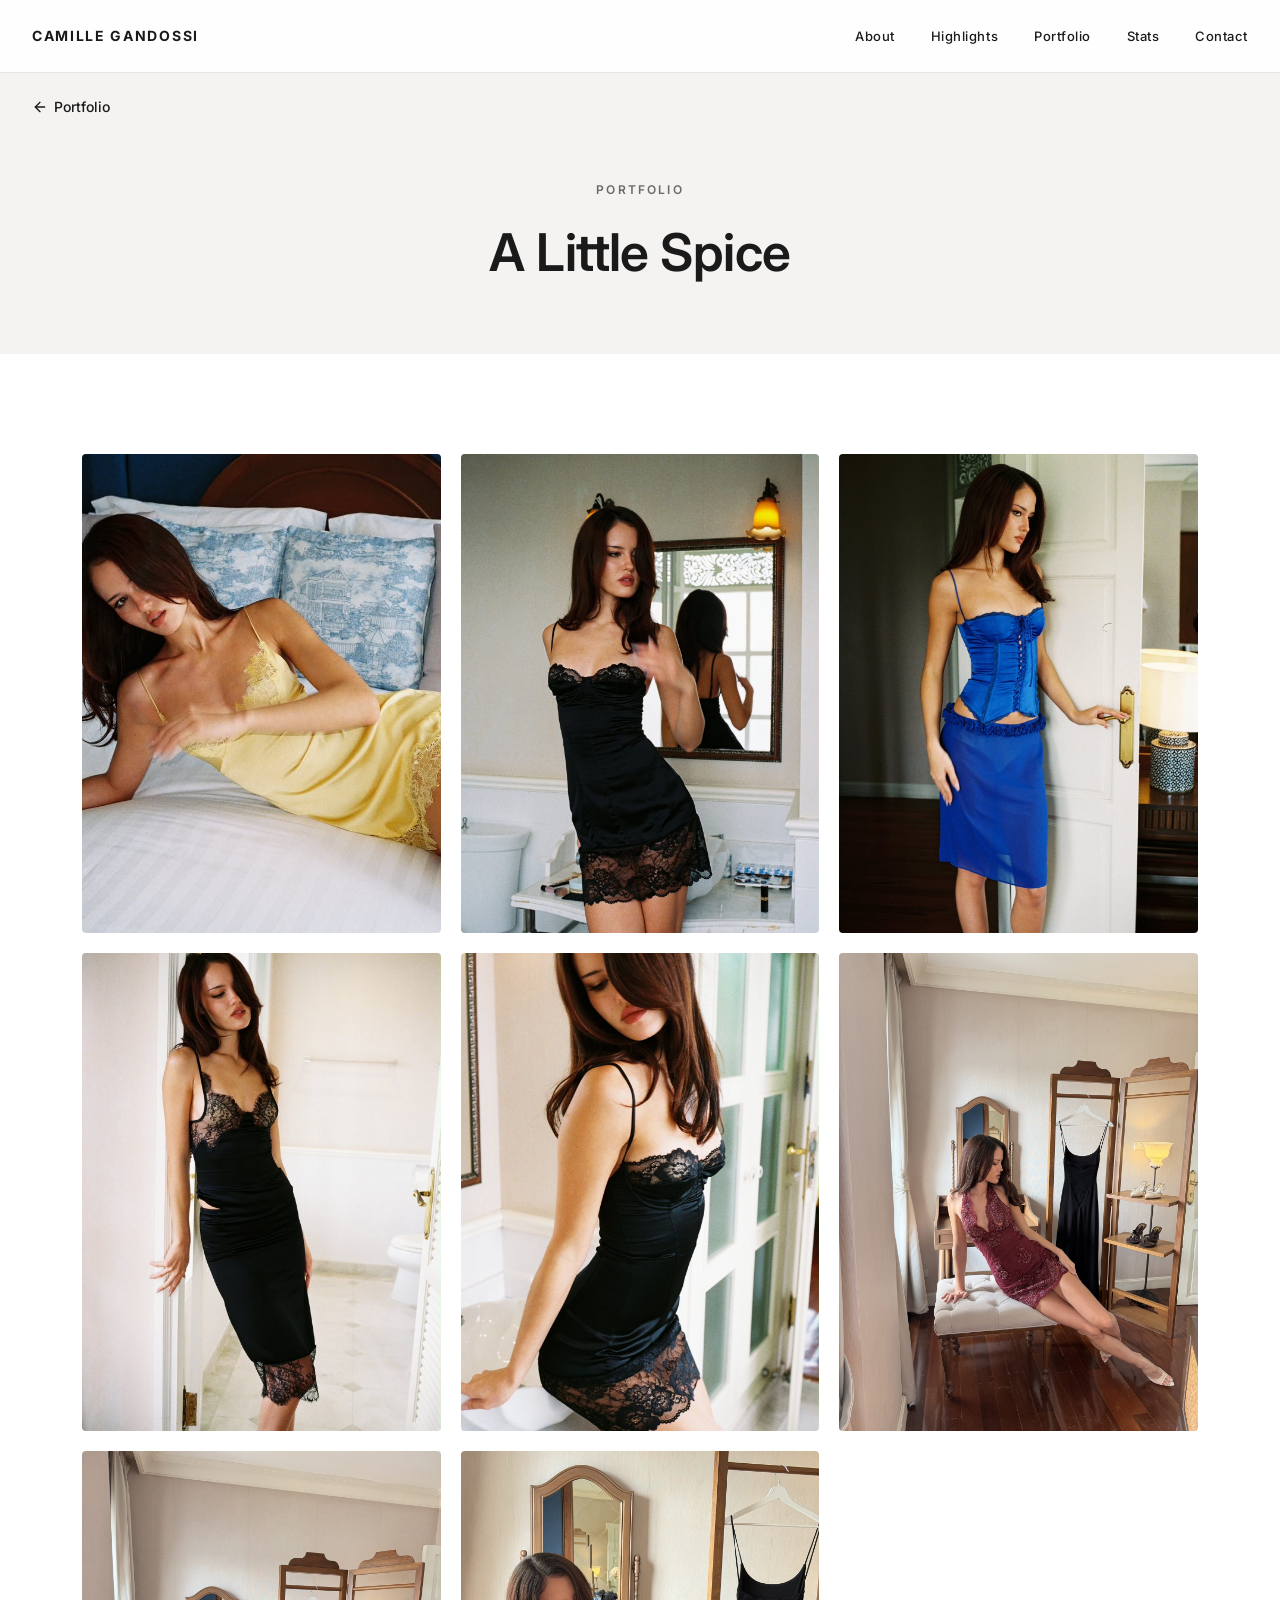
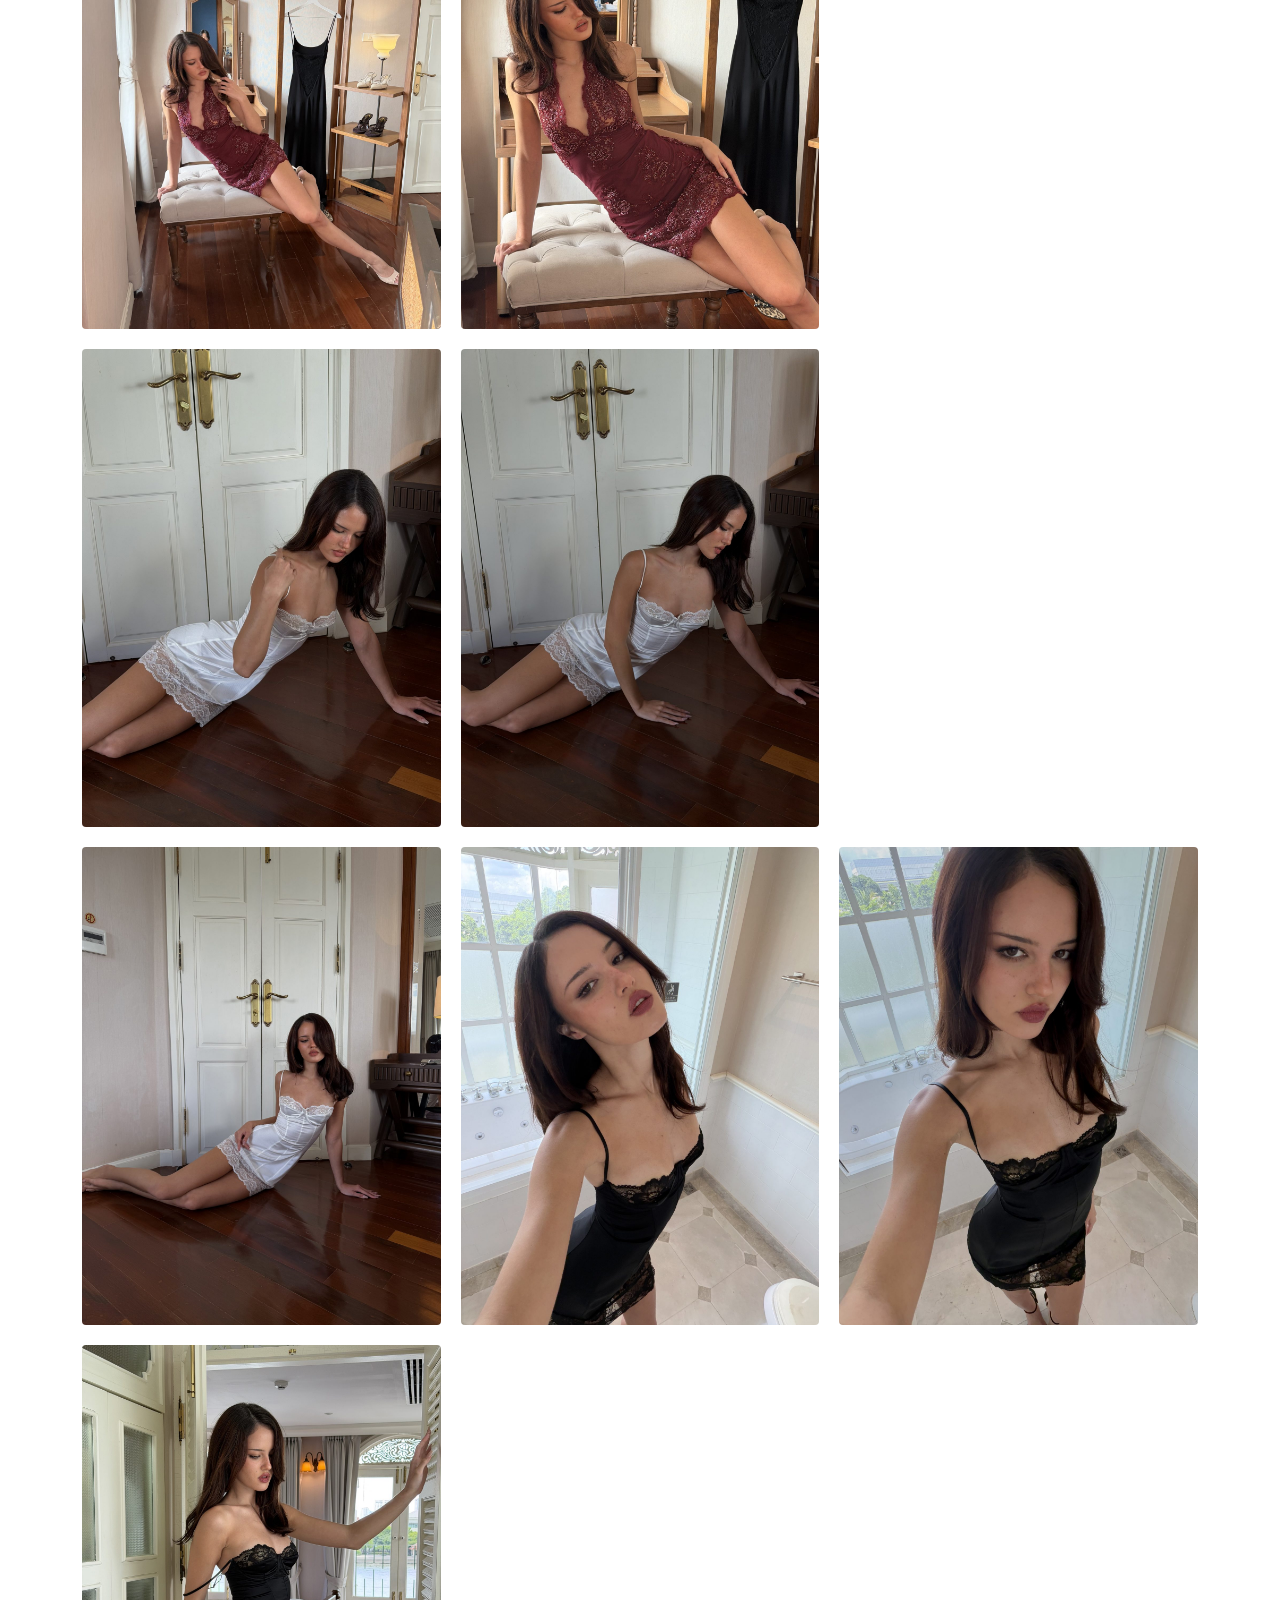
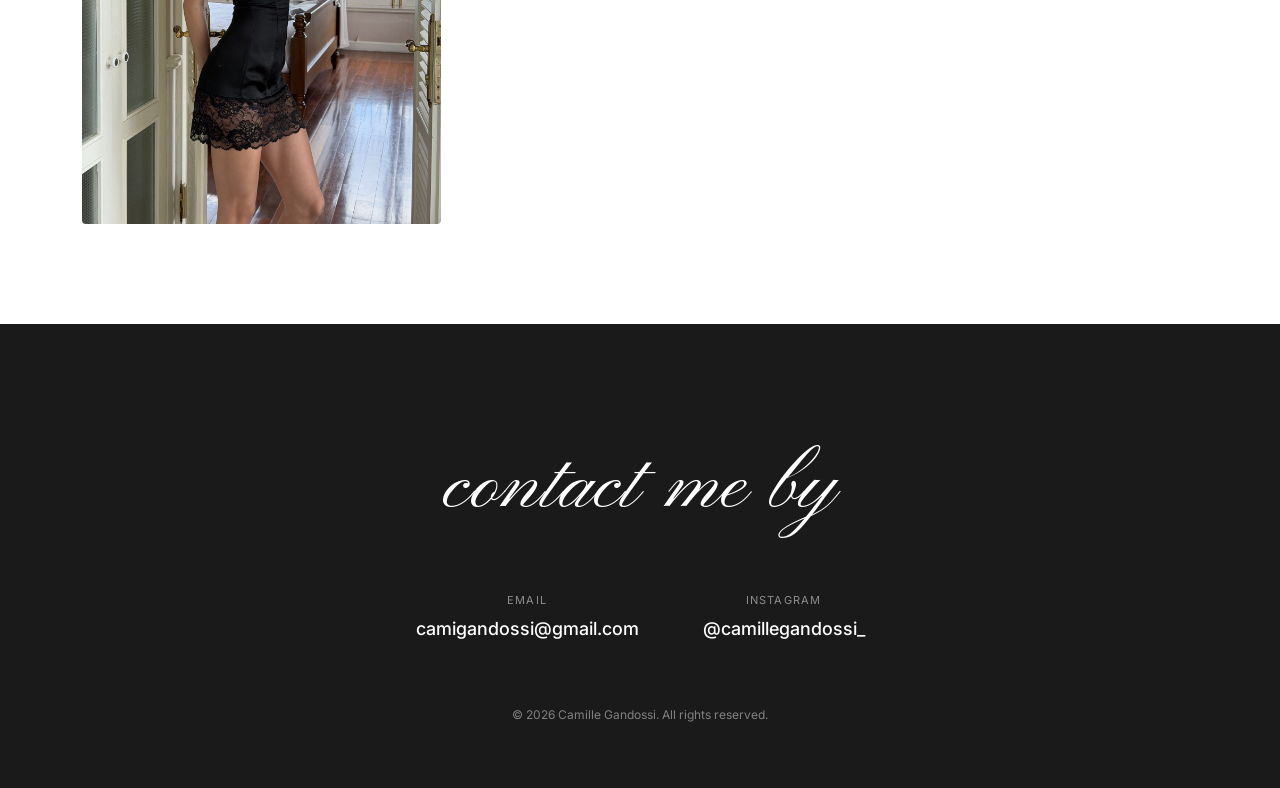
<file: portfolio/a-little-spice.html>
<!DOCTYPE html>
<html lang="en">
<head>
<meta charset="UTF-8">
<meta name="viewport" content="width=device-width, initial-scale=1.0">
<title>A Little Spice | Camille Gandossi</title>
<meta name="description" content="Camille Gandossi — A Little Spice portfolio.">
<link rel="preconnect" href="https://fonts.googleapis.com">
<link rel="preconnect" href="https://fonts.gstatic.com" crossorigin>
<link href="https://fonts.googleapis.com/css2?family=Inter:wght@300;400;500;600;700&family=Pinyon+Script&display=swap" rel="stylesheet">
<link rel="stylesheet" href="../css/style.css?v=2">
<link rel="icon" href="../favicon.ico" sizes="any">
<link rel="icon" type="image/png" sizes="32x32" href="../favicon-32.png">
<link rel="icon" type="image/png" sizes="16x16" href="../favicon-16.png">
<link rel="apple-touch-icon" sizes="180x180" href="../apple-touch-icon.png">
</head>
<body>

<nav class="navbar navbar--solid" id="navbar">
  <a href="../index.html#hero" class="nav-logo">CAMILLE GANDOSSI</a>
  <button class="nav-toggle" id="navToggle" aria-label="Toggle menu" aria-expanded="false">
    <span></span><span></span><span></span>
  </button>
  <div class="nav-links" id="navLinks">
    <a href="../index.html#about">About</a>
    <a href="../index.html#highlights">Highlights</a>
    <a href="../index.html#portfolio">Portfolio</a>
    <a href="../index.html#stats">Stats</a>
    <a href="../index.html#contact">Contact</a>
  </div>
</nav>

<main>
  <!-- ALBUM HEADING -->
  <header class="album-hero">
    <a href="../index.html#portfolio" class="album-back" aria-label="Back to Portfolio">
      <svg viewBox="0 0 24 24" fill="none" stroke="currentColor" stroke-width="2" stroke-linecap="round" stroke-linejoin="round"><line x1="19" y1="12" x2="5" y2="12"></line><polyline points="12 19 5 12 12 5"></polyline></svg>
      Portfolio
    </a>
    <p class="eyebrow center">Portfolio</p>
    <h1>A Little Spice</h1>
  </header>

  <!-- ALBUM GALLERY -->
  <section class="album-gallery-section">
    <div class="section-inner">
      <div class="gallery-grid">
        <div class="gallery-item"><img src="../images/portfolio/a-little-spice/photo-01.jpg" alt="A Little Spice" loading="lazy" decoding="async"></div>
        <div class="gallery-item"><img src="../images/portfolio/a-little-spice/photo-02.jpg" alt="A Little Spice" loading="lazy" decoding="async"></div>
        <div class="gallery-item"><img src="../images/portfolio/a-little-spice/photo-03.jpg" alt="A Little Spice" loading="lazy" decoding="async"></div>
        <div class="gallery-item"><img src="../images/portfolio/a-little-spice/photo-04.jpg" alt="A Little Spice" loading="lazy" decoding="async"></div>
        <div class="gallery-item"><img src="../images/portfolio/a-little-spice/photo-05.jpg" alt="A Little Spice" loading="lazy" decoding="async"></div>
        <div class="gallery-item"><img src="../images/portfolio/a-little-spice/photo-06.jpg" alt="A Little Spice" loading="lazy" decoding="async"></div>
        <div class="gallery-item"><img src="../images/portfolio/a-little-spice/photo-07.jpg" alt="A Little Spice" loading="lazy" decoding="async"></div>
        <div class="gallery-item"><img src="../images/portfolio/a-little-spice/photo-08.jpg" alt="A Little Spice" loading="lazy" decoding="async"></div>
        <div class="gallery-item"><img src="../images/portfolio/a-little-spice/photo-09.jpg" alt="A Little Spice" loading="lazy" decoding="async"></div>
        <div class="gallery-item"><img src="../images/portfolio/a-little-spice/photo-10.jpg" alt="A Little Spice" loading="lazy" decoding="async"></div>
        <div class="gallery-item"><img src="../images/portfolio/a-little-spice/photo-11.jpg" alt="A Little Spice" loading="lazy" decoding="async"></div>
        <div class="gallery-item"><img src="../images/portfolio/a-little-spice/photo-12.jpg" alt="A Little Spice" loading="lazy" decoding="async"></div>
        <div class="gallery-item"><img src="../images/portfolio/a-little-spice/photo-13.jpg" alt="A Little Spice" loading="lazy" decoding="async"></div>
        <div class="gallery-item"><img src="../images/portfolio/a-little-spice/photo-14.jpg" alt="A Little Spice" loading="lazy" decoding="async"></div>
        <div class="gallery-item"><img src="../images/portfolio/a-little-spice/photo-15.jpg" alt="A Little Spice" loading="lazy" decoding="async"></div>
        <div class="gallery-item"><img src="../images/portfolio/a-little-spice/photo-16.jpg" alt="A Little Spice" loading="lazy" decoding="async"></div>
      </div>
    </div>
  </section>
</main>

<!-- CONTACT / FOOTER -->
<footer class="contact" id="contact">
  <div class="section-inner contact-inner">
    <h2 class="section-title center"><span class="cursive-name">contact me by</span></h2>
    <div class="contact-links">
      <a href="mailto:camigandossi@gmail.com" class="contact-link">
        <span class="contact-label">Email</span>
        <span class="contact-value">camigandossi@gmail.com</span>
      </a>
      <a href="https://www.instagram.com/camillegandossi_/" target="_blank" rel="noopener noreferrer" class="contact-link">
        <span class="contact-label">Instagram</span>
        <span class="contact-value">@camillegandossi_</span>
      </a>
    </div>
    <p class="footer-copy">&copy; <span id="year"></span> Camille Gandossi. All rights reserved.</p>
  </div>
</footer>

<script src="../js/script.js?v=3"></script>
</body>
</html>
</file>
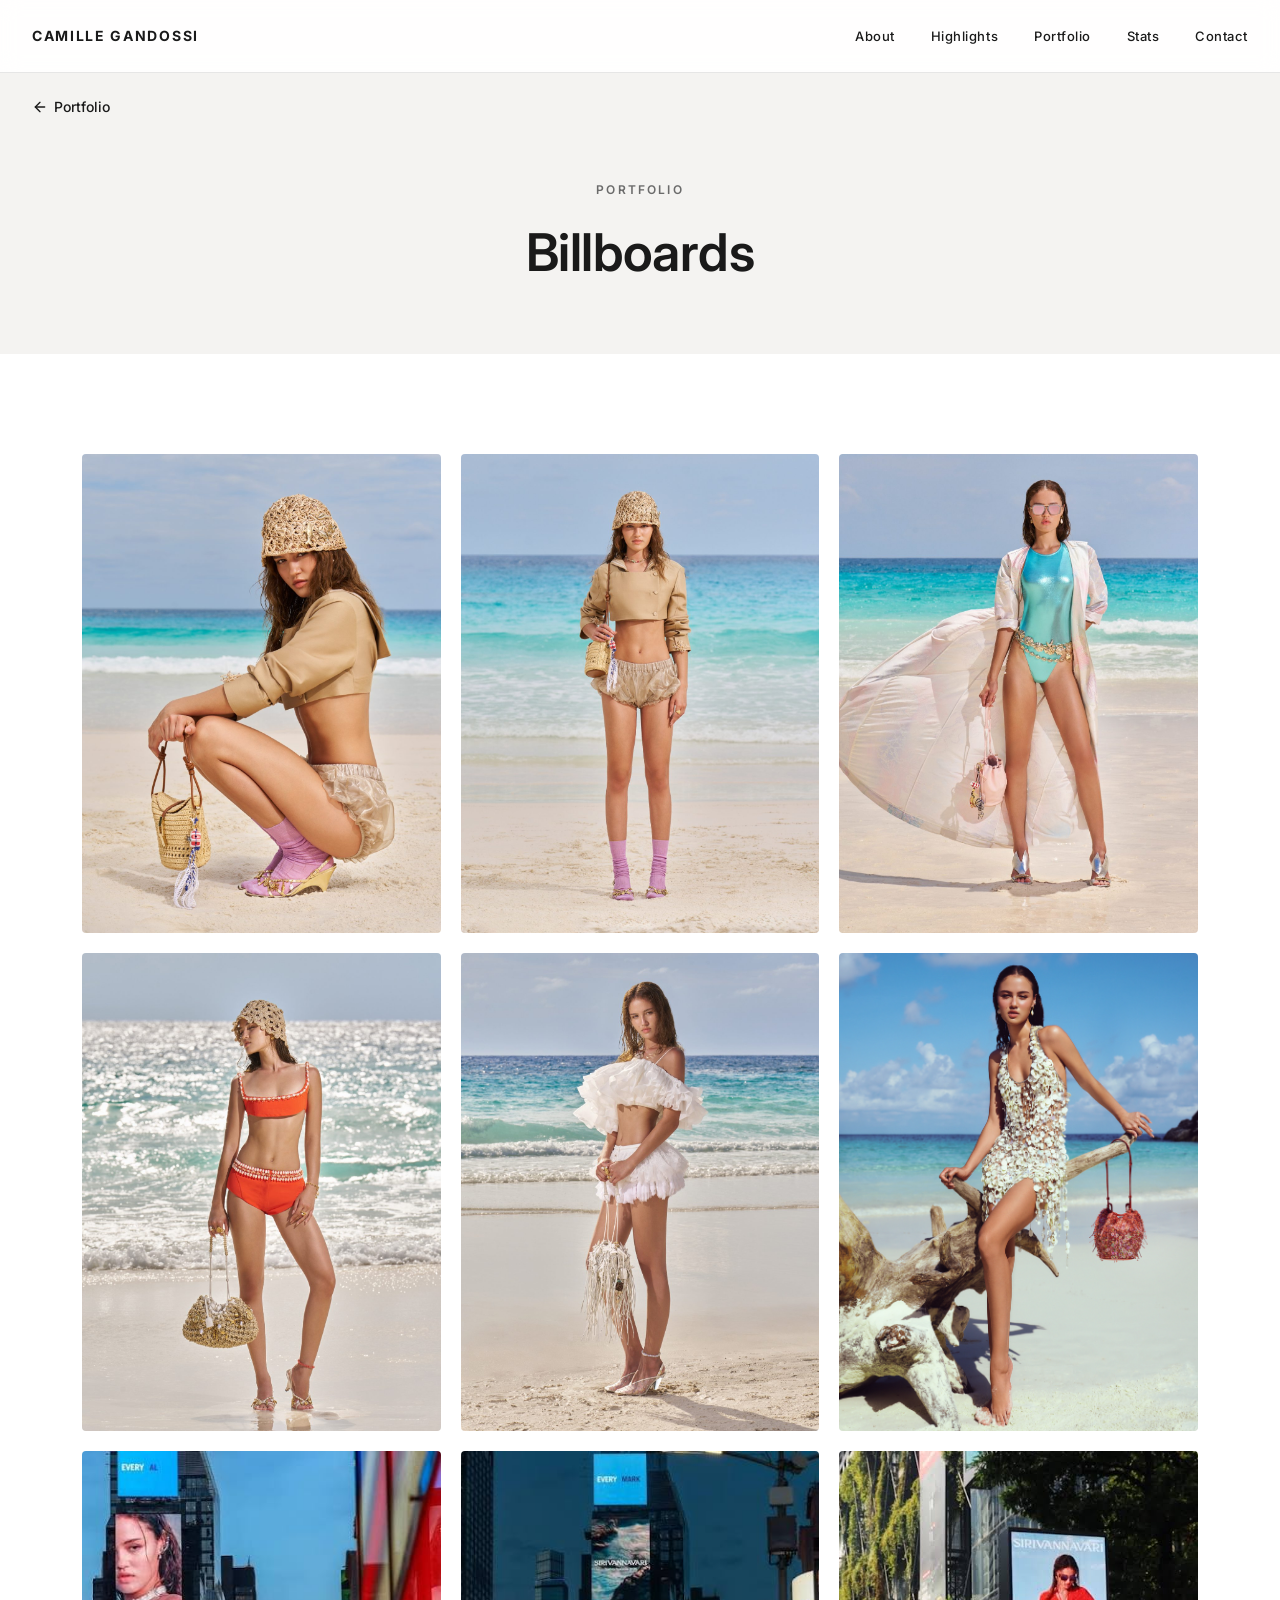
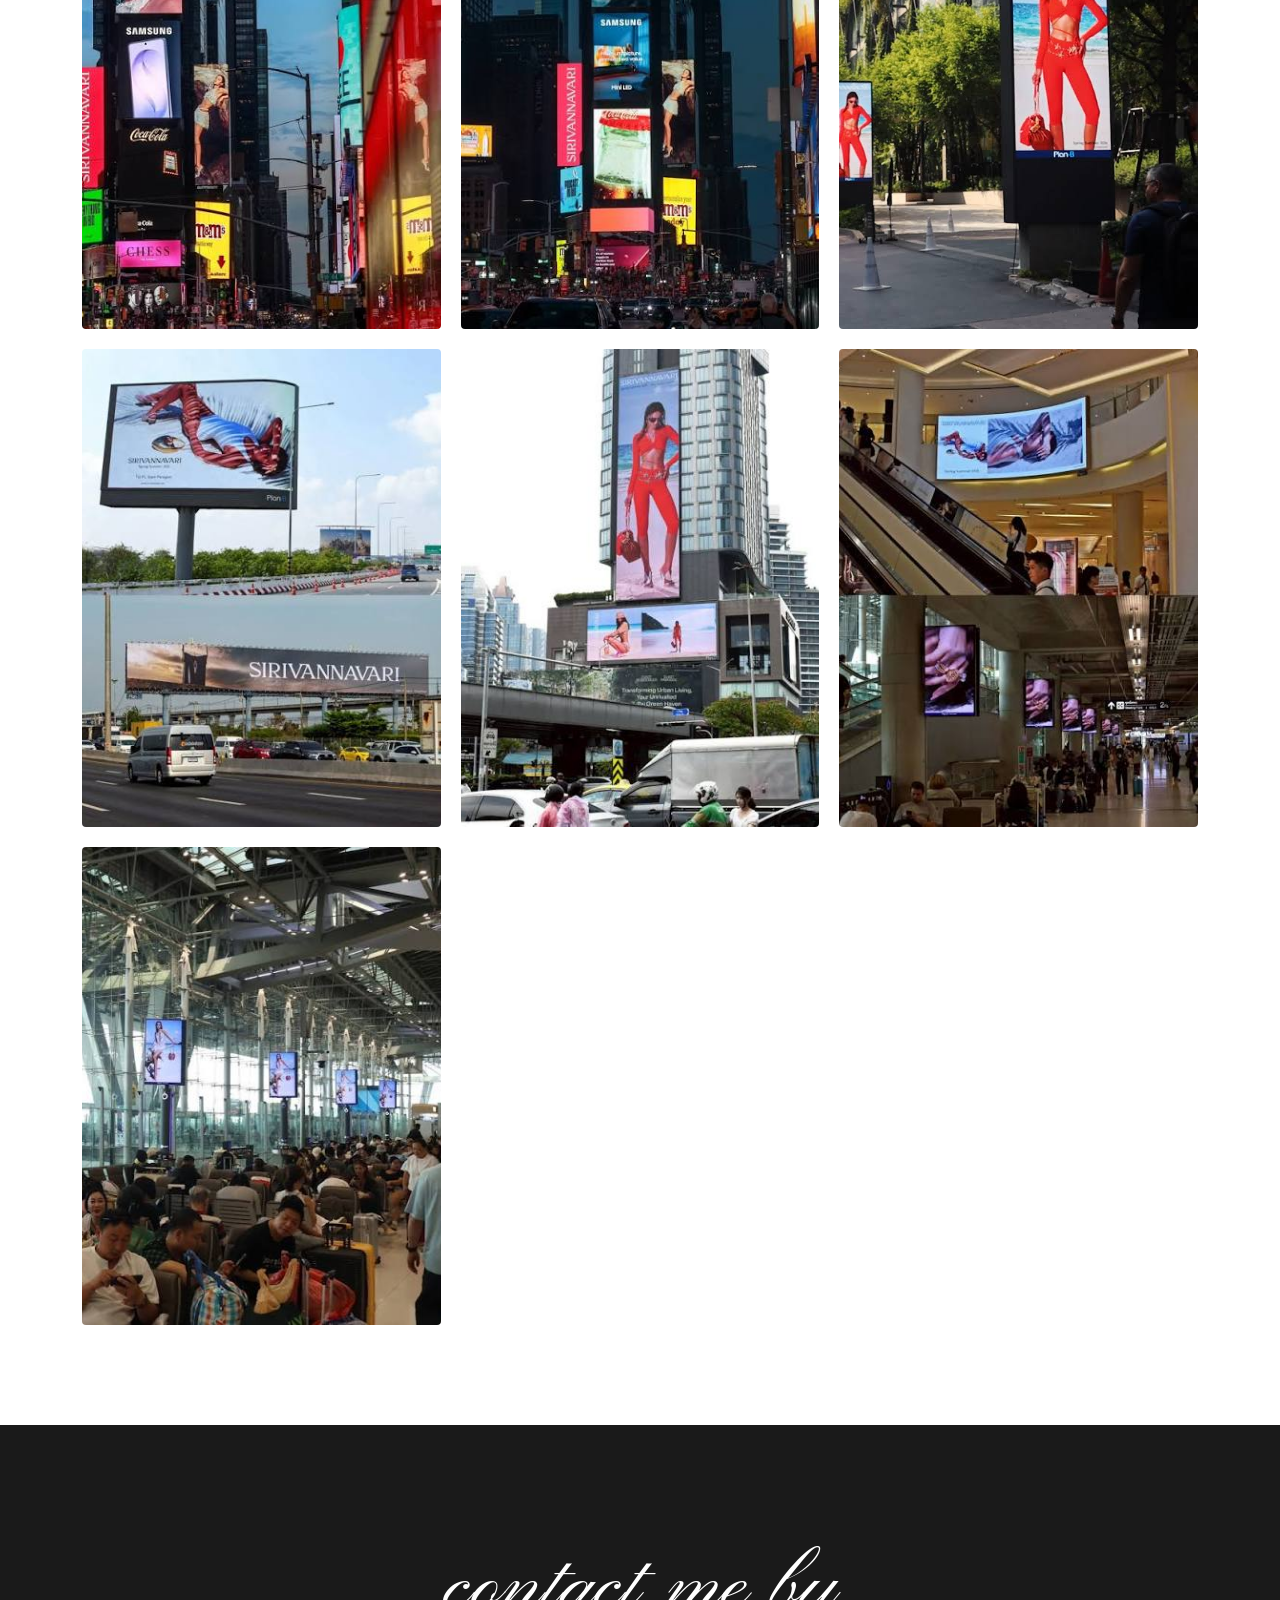
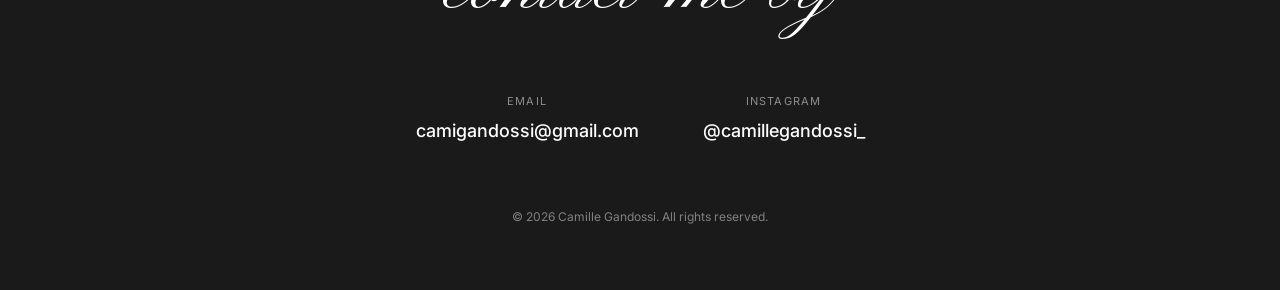
<file: portfolio/billboards.html>
<!DOCTYPE html>
<html lang="en">
<head>
<meta charset="UTF-8">
<meta name="viewport" content="width=device-width, initial-scale=1.0">
<title>Billboards | Camille Gandossi</title>
<meta name="description" content="Camille Gandossi — Billboards portfolio.">
<link rel="preconnect" href="https://fonts.googleapis.com">
<link rel="preconnect" href="https://fonts.gstatic.com" crossorigin>
<link href="https://fonts.googleapis.com/css2?family=Inter:wght@300;400;500;600;700&family=Pinyon+Script&display=swap" rel="stylesheet">
<link rel="stylesheet" href="../css/style.css?v=2">
<link rel="icon" href="../favicon.ico" sizes="any">
<link rel="icon" type="image/png" sizes="32x32" href="../favicon-32.png">
<link rel="icon" type="image/png" sizes="16x16" href="../favicon-16.png">
<link rel="apple-touch-icon" sizes="180x180" href="../apple-touch-icon.png">
</head>
<body>

<nav class="navbar navbar--solid" id="navbar">
  <a href="../index.html#hero" class="nav-logo">CAMILLE GANDOSSI</a>
  <button class="nav-toggle" id="navToggle" aria-label="Toggle menu" aria-expanded="false">
    <span></span><span></span><span></span>
  </button>
  <div class="nav-links" id="navLinks">
    <a href="../index.html#about">About</a>
    <a href="../index.html#highlights">Highlights</a>
    <a href="../index.html#portfolio">Portfolio</a>
    <a href="../index.html#stats">Stats</a>
    <a href="../index.html#contact">Contact</a>
  </div>
</nav>

<main>
  <!-- ALBUM HEADING -->
  <header class="album-hero">
    <a href="../index.html#portfolio" class="album-back" aria-label="Back to Portfolio">
      <svg viewBox="0 0 24 24" fill="none" stroke="currentColor" stroke-width="2" stroke-linecap="round" stroke-linejoin="round"><line x1="19" y1="12" x2="5" y2="12"></line><polyline points="12 19 5 12 12 5"></polyline></svg>
      Portfolio
    </a>
    <p class="eyebrow center">Portfolio</p>
    <h1>Billboards</h1>
  </header>

  <!-- ALBUM GALLERY -->
  <section class="album-gallery-section">
    <div class="section-inner">
      <div class="gallery-grid">
        <div class="gallery-item"><img src="../images/portfolio/billboards/photo-01.jpg" alt="Billboards" loading="lazy" decoding="async"></div>
        <div class="gallery-item"><img src="../images/portfolio/billboards/photo-02.jpg" alt="Billboards" loading="lazy" decoding="async"></div>
        <div class="gallery-item"><img src="../images/portfolio/billboards/photo-03.jpg" alt="Billboards" loading="lazy" decoding="async"></div>
        <div class="gallery-item"><img src="../images/portfolio/billboards/photo-04.jpg" alt="Billboards" loading="lazy" decoding="async"></div>
        <div class="gallery-item"><img src="../images/portfolio/billboards/photo-05.jpg" alt="Billboards" loading="lazy" decoding="async"></div>
        <div class="gallery-item"><img src="../images/portfolio/billboards/photo-06.jpg" alt="Billboards" loading="lazy" decoding="async"></div>
        <div class="gallery-item"><img src="../images/portfolio/billboards/photo-07.jpg" alt="Billboards" loading="lazy" decoding="async"></div>
        <div class="gallery-item"><img src="../images/portfolio/billboards/photo-08.jpg" alt="Billboards" loading="lazy" decoding="async"></div>
        <div class="gallery-item"><img src="../images/portfolio/billboards/photo-09.jpg" alt="Billboards" loading="lazy" decoding="async"></div>
        <div class="gallery-item"><img src="../images/portfolio/billboards/photo-10.jpg" alt="Billboards" loading="lazy" decoding="async"></div>
        <div class="gallery-item"><img src="../images/portfolio/billboards/photo-11.jpg" alt="Billboards" loading="lazy" decoding="async"></div>
        <div class="gallery-item"><img src="../images/portfolio/billboards/photo-12.jpg" alt="Billboards" loading="lazy" decoding="async"></div>
        <div class="gallery-item"><img src="../images/portfolio/billboards/photo-13.jpg" alt="Billboards" loading="lazy" decoding="async"></div>
      </div>
    </div>
  </section>
</main>

<!-- CONTACT / FOOTER -->
<footer class="contact" id="contact">
  <div class="section-inner contact-inner">
    <h2 class="section-title center"><span class="cursive-name">contact me by</span></h2>
    <div class="contact-links">
      <a href="mailto:camigandossi@gmail.com" class="contact-link">
        <span class="contact-label">Email</span>
        <span class="contact-value">camigandossi@gmail.com</span>
      </a>
      <a href="https://www.instagram.com/camillegandossi_/" target="_blank" rel="noopener noreferrer" class="contact-link">
        <span class="contact-label">Instagram</span>
        <span class="contact-value">@camillegandossi_</span>
      </a>
    </div>
    <p class="footer-copy">&copy; <span id="year"></span> Camille Gandossi. All rights reserved.</p>
  </div>
</footer>

<script src="../js/script.js?v=3"></script>
</body>
</html>
</file>
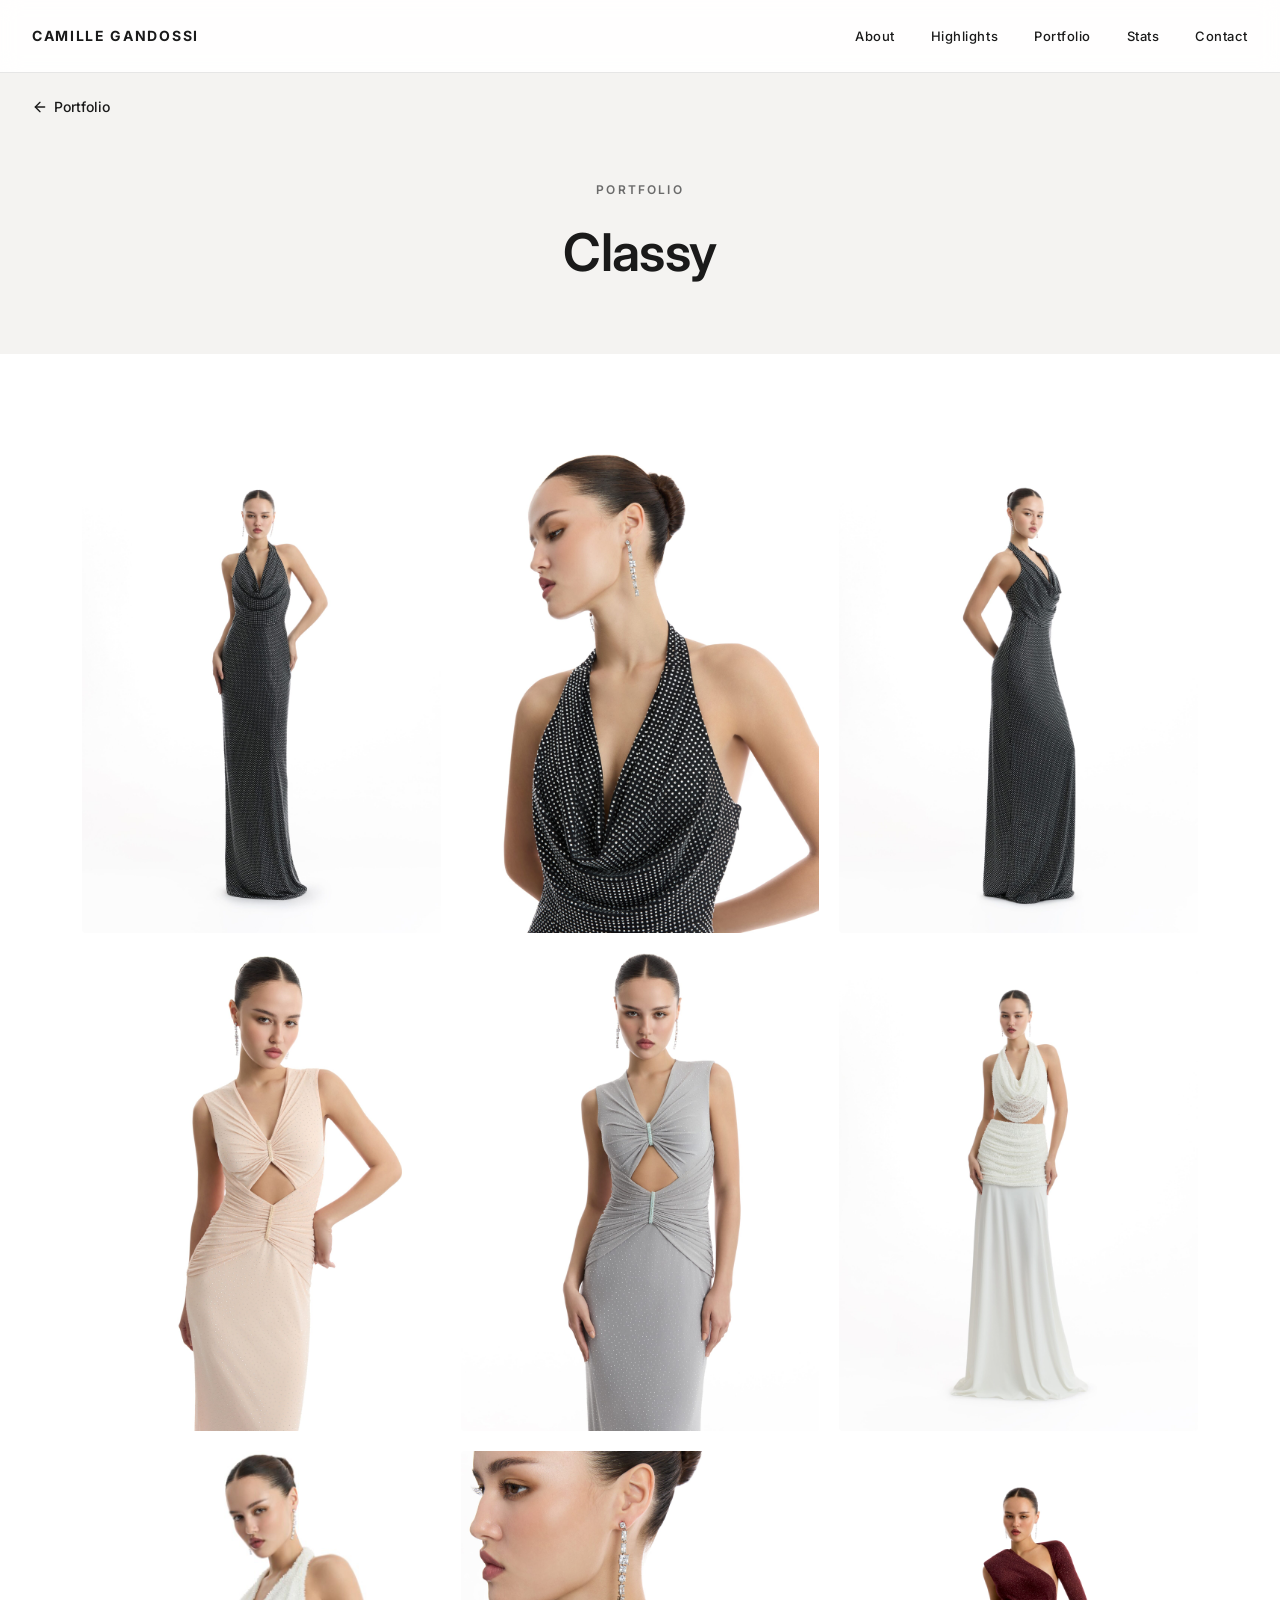
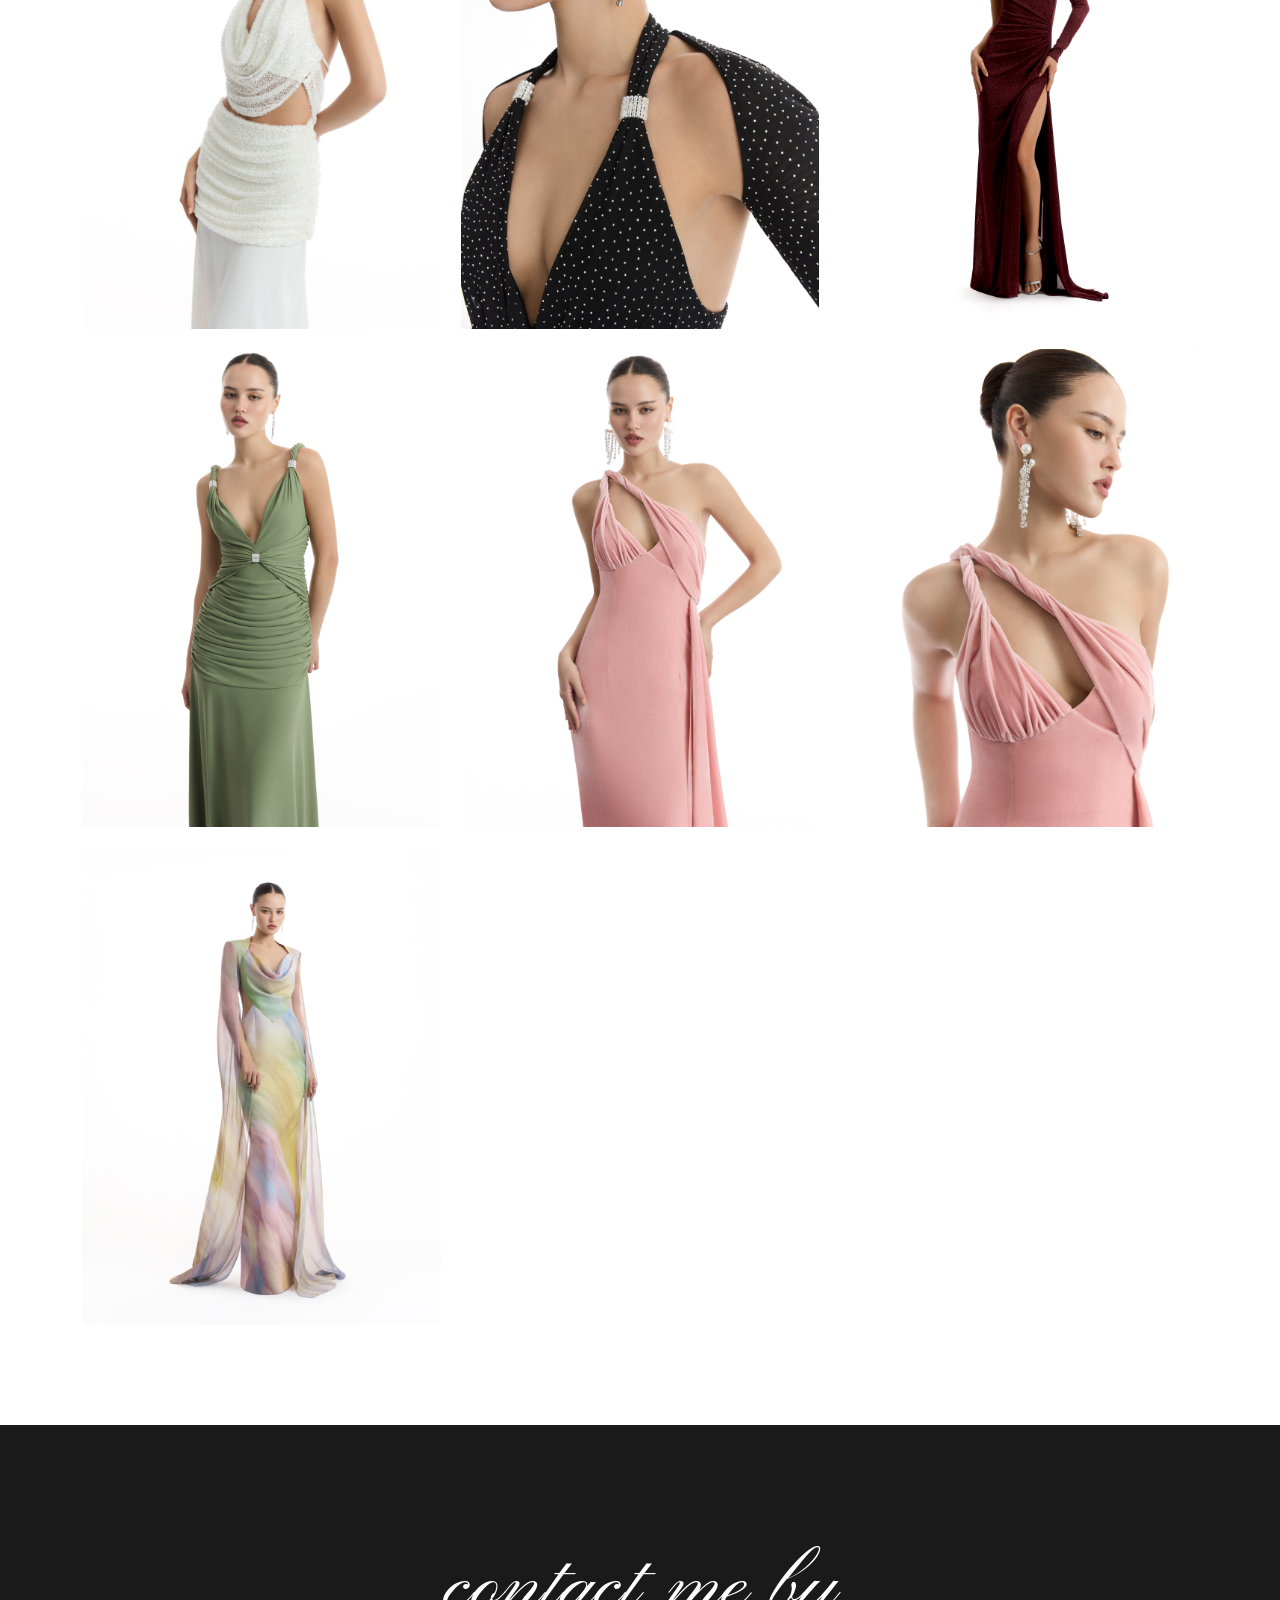
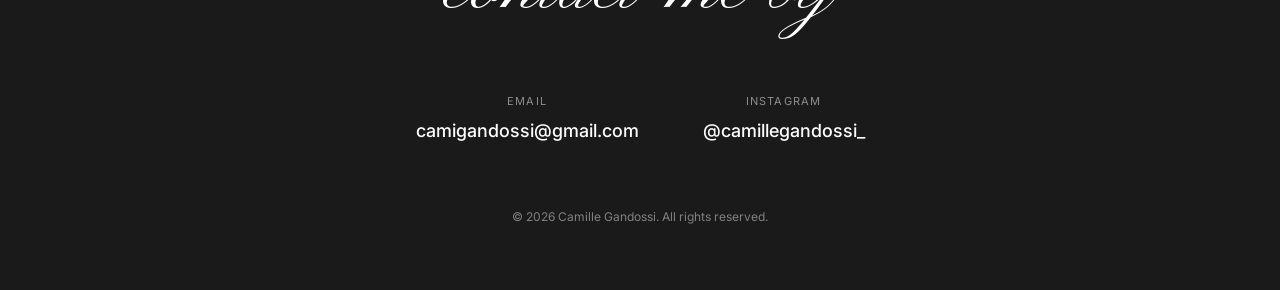
<file: portfolio/classy.html>
<!DOCTYPE html>
<html lang="en">
<head>
<meta charset="UTF-8">
<meta name="viewport" content="width=device-width, initial-scale=1.0">
<title>Classy | Camille Gandossi</title>
<meta name="description" content="Camille Gandossi — Classy portfolio.">
<link rel="preconnect" href="https://fonts.googleapis.com">
<link rel="preconnect" href="https://fonts.gstatic.com" crossorigin>
<link href="https://fonts.googleapis.com/css2?family=Inter:wght@300;400;500;600;700&family=Pinyon+Script&display=swap" rel="stylesheet">
<link rel="stylesheet" href="../css/style.css?v=2">
<link rel="icon" href="../favicon.ico" sizes="any">
<link rel="icon" type="image/png" sizes="32x32" href="../favicon-32.png">
<link rel="icon" type="image/png" sizes="16x16" href="../favicon-16.png">
<link rel="apple-touch-icon" sizes="180x180" href="../apple-touch-icon.png">
</head>
<body>

<nav class="navbar navbar--solid" id="navbar">
  <a href="../index.html#hero" class="nav-logo">CAMILLE GANDOSSI</a>
  <button class="nav-toggle" id="navToggle" aria-label="Toggle menu" aria-expanded="false">
    <span></span><span></span><span></span>
  </button>
  <div class="nav-links" id="navLinks">
    <a href="../index.html#about">About</a>
    <a href="../index.html#highlights">Highlights</a>
    <a href="../index.html#portfolio">Portfolio</a>
    <a href="../index.html#stats">Stats</a>
    <a href="../index.html#contact">Contact</a>
  </div>
</nav>

<main>
  <!-- ALBUM HEADING -->
  <header class="album-hero">
    <a href="../index.html#portfolio" class="album-back" aria-label="Back to Portfolio">
      <svg viewBox="0 0 24 24" fill="none" stroke="currentColor" stroke-width="2" stroke-linecap="round" stroke-linejoin="round"><line x1="19" y1="12" x2="5" y2="12"></line><polyline points="12 19 5 12 12 5"></polyline></svg>
      Portfolio
    </a>
    <p class="eyebrow center">Portfolio</p>
    <h1>Classy</h1>
  </header>

  <!-- ALBUM GALLERY -->
  <section class="album-gallery-section">
    <div class="section-inner">
      <div class="gallery-grid">
        <div class="gallery-item"><img src="../images/portfolio/classy/photo-01.jpg" alt="Classy" loading="lazy" decoding="async"></div>
        <div class="gallery-item"><img src="../images/portfolio/classy/photo-02.jpg" alt="Classy" loading="lazy" decoding="async"></div>
        <div class="gallery-item"><img src="../images/portfolio/classy/photo-03.jpg" alt="Classy" loading="lazy" decoding="async"></div>
        <div class="gallery-item"><img src="../images/portfolio/classy/photo-04.jpg" alt="Classy" loading="lazy" decoding="async"></div>
        <div class="gallery-item"><img src="../images/portfolio/classy/photo-05.jpg" alt="Classy" loading="lazy" decoding="async"></div>
        <div class="gallery-item"><img src="../images/portfolio/classy/photo-06.jpg" alt="Classy" loading="lazy" decoding="async"></div>
        <div class="gallery-item"><img src="../images/portfolio/classy/photo-07.jpg" alt="Classy" loading="lazy" decoding="async"></div>
        <div class="gallery-item"><img src="../images/portfolio/classy/photo-08.jpg" alt="Classy" loading="lazy" decoding="async"></div>
        <div class="gallery-item"><img src="../images/portfolio/classy/photo-09.jpg" alt="Classy" loading="lazy" decoding="async"></div>
        <div class="gallery-item"><img src="../images/portfolio/classy/photo-10.jpg" alt="Classy" loading="lazy" decoding="async"></div>
        <div class="gallery-item"><img src="../images/portfolio/classy/photo-11.jpg" alt="Classy" loading="lazy" decoding="async"></div>
        <div class="gallery-item"><img src="../images/portfolio/classy/photo-12.jpg" alt="Classy" loading="lazy" decoding="async"></div>
        <div class="gallery-item"><img src="../images/portfolio/classy/photo-13.jpg" alt="Classy" loading="lazy" decoding="async"></div>
      </div>
    </div>
  </section>
</main>

<!-- CONTACT / FOOTER -->
<footer class="contact" id="contact">
  <div class="section-inner contact-inner">
    <h2 class="section-title center"><span class="cursive-name">contact me by</span></h2>
    <div class="contact-links">
      <a href="mailto:camigandossi@gmail.com" class="contact-link">
        <span class="contact-label">Email</span>
        <span class="contact-value">camigandossi@gmail.com</span>
      </a>
      <a href="https://www.instagram.com/camillegandossi_/" target="_blank" rel="noopener noreferrer" class="contact-link">
        <span class="contact-label">Instagram</span>
        <span class="contact-value">@camillegandossi_</span>
      </a>
    </div>
    <p class="footer-copy">&copy; <span id="year"></span> Camille Gandossi. All rights reserved.</p>
  </div>
</footer>

<script src="../js/script.js?v=3"></script>
</body>
</html>
</file>
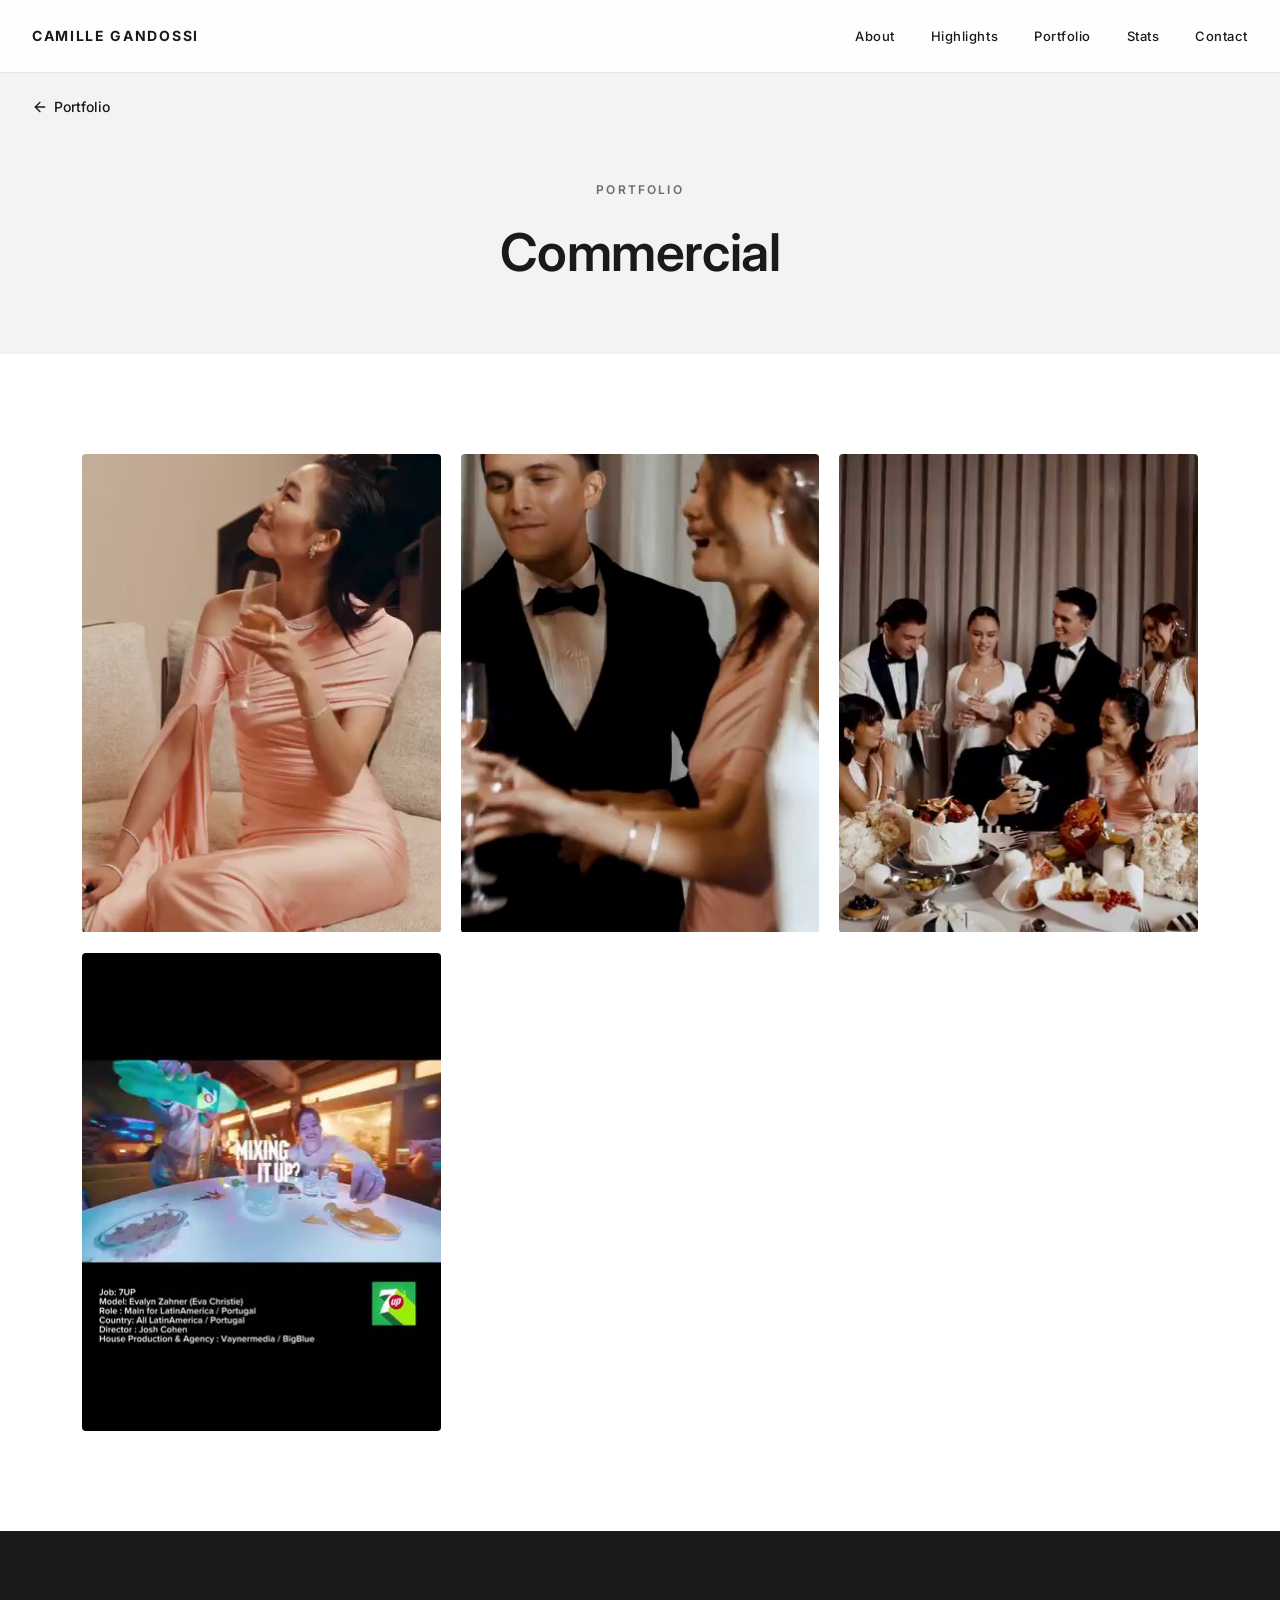
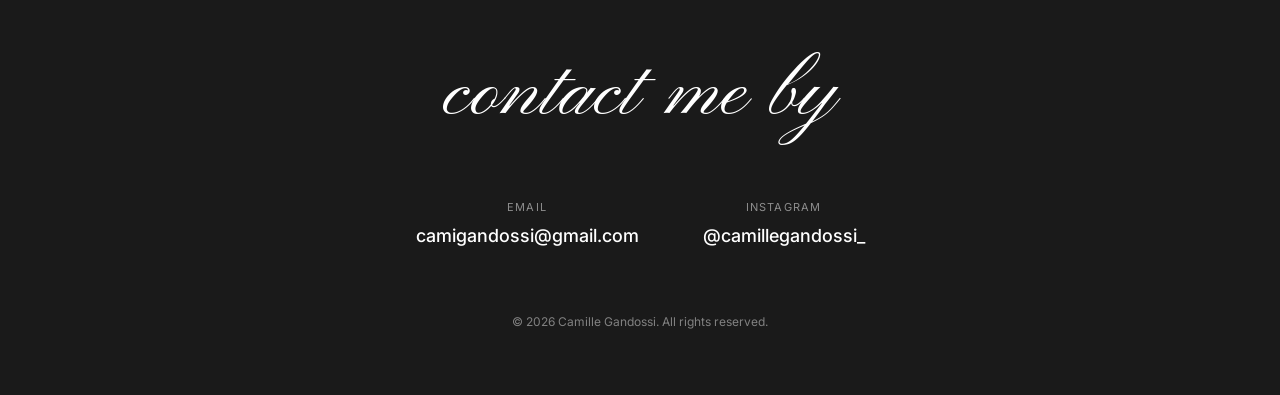
<file: portfolio/commercial.html>
<!DOCTYPE html>
<html lang="en">
<head>
<meta charset="UTF-8">
<meta name="viewport" content="width=device-width, initial-scale=1.0">
<title>Commercial | Camille Gandossi</title>
<meta name="description" content="Camille Gandossi — Commercial portfolio.">
<link rel="preconnect" href="https://fonts.googleapis.com">
<link rel="preconnect" href="https://fonts.gstatic.com" crossorigin>
<link href="https://fonts.googleapis.com/css2?family=Inter:wght@300;400;500;600;700&family=Pinyon+Script&display=swap" rel="stylesheet">
<link rel="stylesheet" href="../css/style.css?v=2">
<link rel="icon" href="../favicon.ico" sizes="any">
<link rel="icon" type="image/png" sizes="32x32" href="../favicon-32.png">
<link rel="icon" type="image/png" sizes="16x16" href="../favicon-16.png">
<link rel="apple-touch-icon" sizes="180x180" href="../apple-touch-icon.png">
</head>
<body>

<nav class="navbar navbar--solid" id="navbar">
  <a href="../index.html#hero" class="nav-logo">CAMILLE GANDOSSI</a>
  <button class="nav-toggle" id="navToggle" aria-label="Toggle menu" aria-expanded="false">
    <span></span><span></span><span></span>
  </button>
  <div class="nav-links" id="navLinks">
    <a href="../index.html#about">About</a>
    <a href="../index.html#highlights">Highlights</a>
    <a href="../index.html#portfolio">Portfolio</a>
    <a href="../index.html#stats">Stats</a>
    <a href="../index.html#contact">Contact</a>
  </div>
</nav>

<main>
  <!-- ALBUM HEADING -->
  <header class="album-hero">
    <a href="../index.html#portfolio" class="album-back" aria-label="Back to Portfolio">
      <svg viewBox="0 0 24 24" fill="none" stroke="currentColor" stroke-width="2" stroke-linecap="round" stroke-linejoin="round"><line x1="19" y1="12" x2="5" y2="12"></line><polyline points="12 19 5 12 12 5"></polyline></svg>
      Portfolio
    </a>
    <p class="eyebrow center">Portfolio</p>
    <h1>Commercial</h1>
  </header>

  <!-- ALBUM GALLERY (hover-to-play video previews; static when not hovered) -->
  <section class="album-gallery-section">
    <div class="section-inner">
      <div class="gallery-grid">
        <div class="gallery-item"><video class="hover-video" src="../images/portfolio/commercial/video-01.mp4" poster="../images/portfolio/commercial/video-01-poster.jpg" muted playsinline preload="metadata"></video></div>
        <div class="gallery-item"><video class="hover-video" src="../images/portfolio/commercial/video-02.mp4" poster="../images/portfolio/commercial/video-02-poster.jpg" muted playsinline preload="metadata"></video></div>
        <div class="gallery-item"><video class="hover-video" src="../images/portfolio/commercial/video-03.mp4" poster="../images/portfolio/commercial/video-03-poster.jpg" muted playsinline preload="metadata"></video></div>
        <div class="gallery-item"><video class="hover-video" src="../images/portfolio/commercial/video-04.mp4" poster="../images/portfolio/commercial/video-04-poster.jpg" muted playsinline preload="metadata"></video></div>
      </div>
    </div>
  </section>

  <!-- VIDEO LIGHTBOX: tap/click a gallery video to expand it full-screen
       with native controls; closes via the X, backdrop click, or Escape. -->
  <div class="video-lightbox" id="videoLightbox">
    <button class="video-lightbox-close" id="videoLightboxClose" aria-label="Close video">
      <svg viewBox="0 0 24 24" fill="none" stroke="currentColor" stroke-width="2" stroke-linecap="round" stroke-linejoin="round"><line x1="18" y1="6" x2="6" y2="18"></line><line x1="6" y1="6" x2="18" y2="18"></line></svg>
    </button>
    <video id="videoLightboxPlayer" controls playsinline></video>
  </div>
</main>

<!-- CONTACT / FOOTER -->
<footer class="contact" id="contact">
  <div class="section-inner contact-inner">
    <h2 class="section-title center"><span class="cursive-name">contact me by</span></h2>
    <div class="contact-links">
      <a href="mailto:camigandossi@gmail.com" class="contact-link">
        <span class="contact-label">Email</span>
        <span class="contact-value">camigandossi@gmail.com</span>
      </a>
      <a href="https://www.instagram.com/camillegandossi_/" target="_blank" rel="noopener noreferrer" class="contact-link">
        <span class="contact-label">Instagram</span>
        <span class="contact-value">@camillegandossi_</span>
      </a>
    </div>
    <p class="footer-copy">&copy; <span id="year"></span> Camille Gandossi. All rights reserved.</p>
  </div>
</footer>

<script src="../js/script.js?v=3"></script>
</body>
</html>
</file>
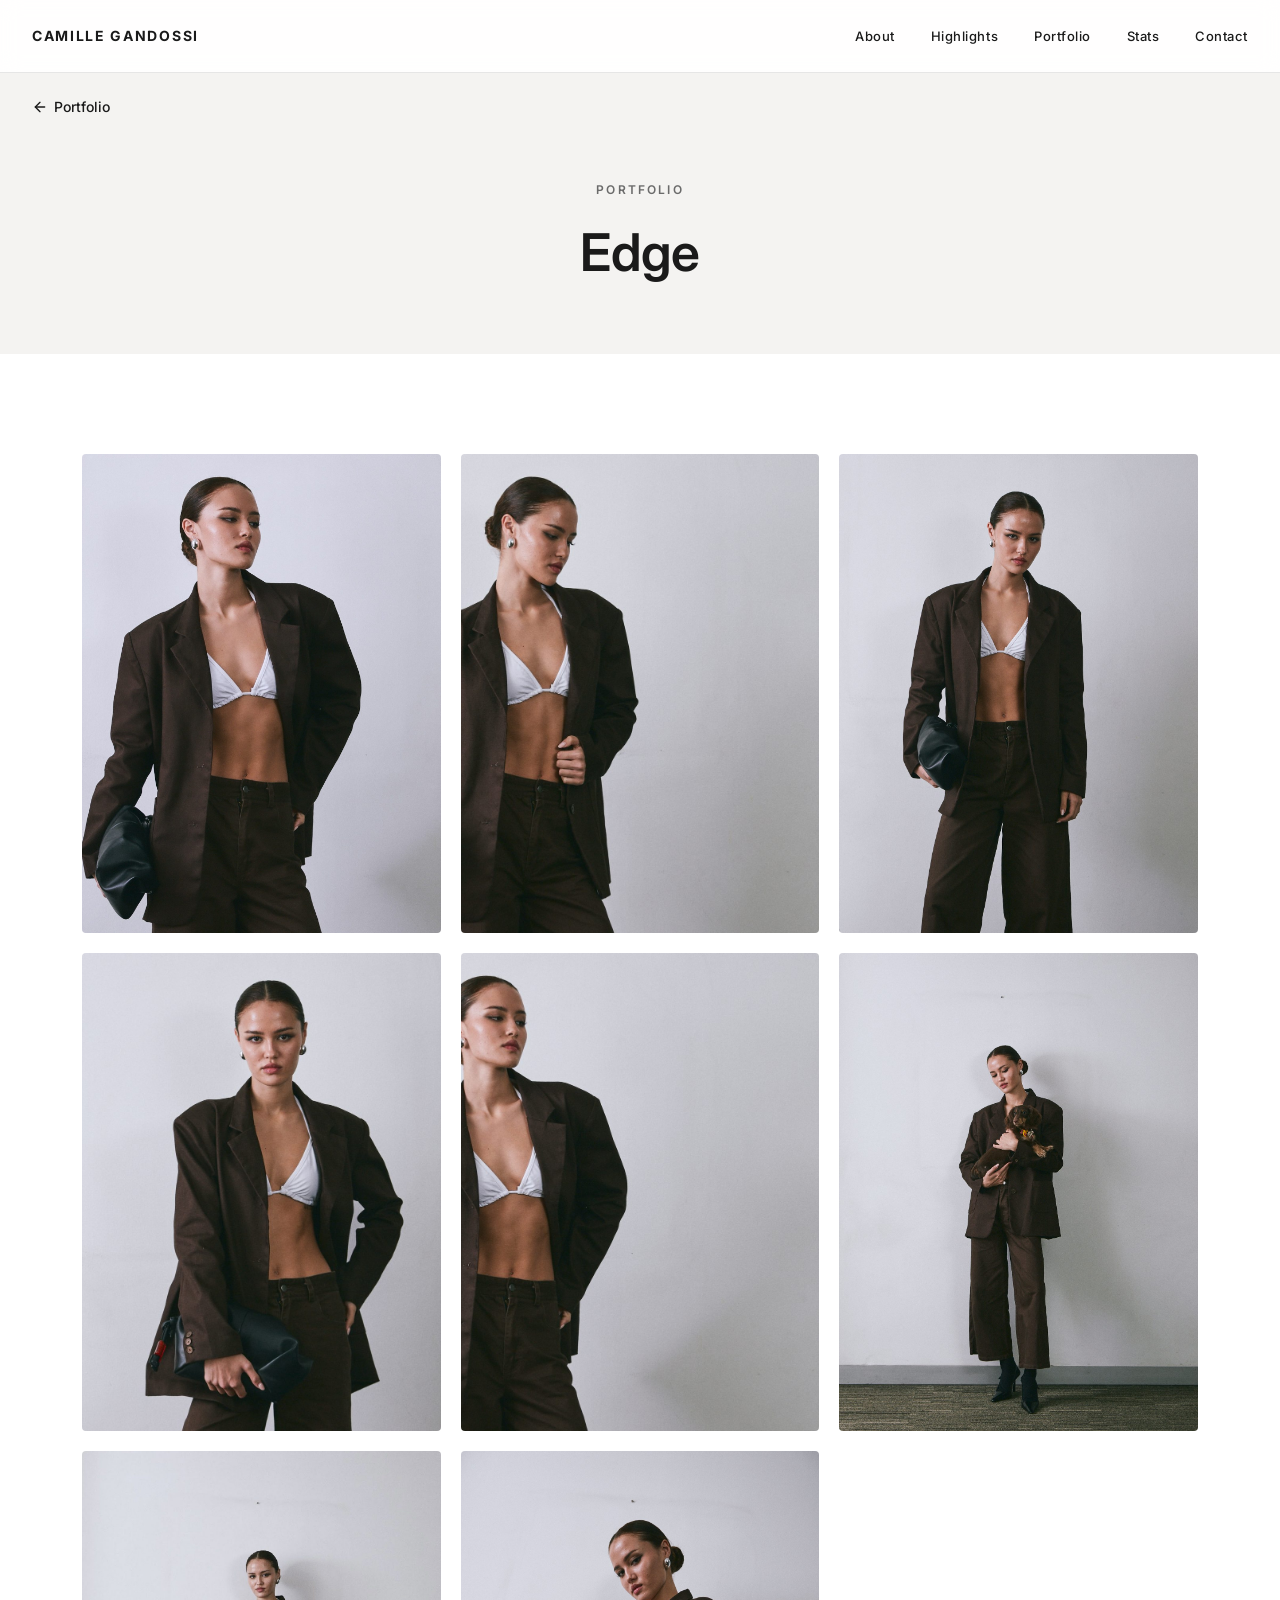
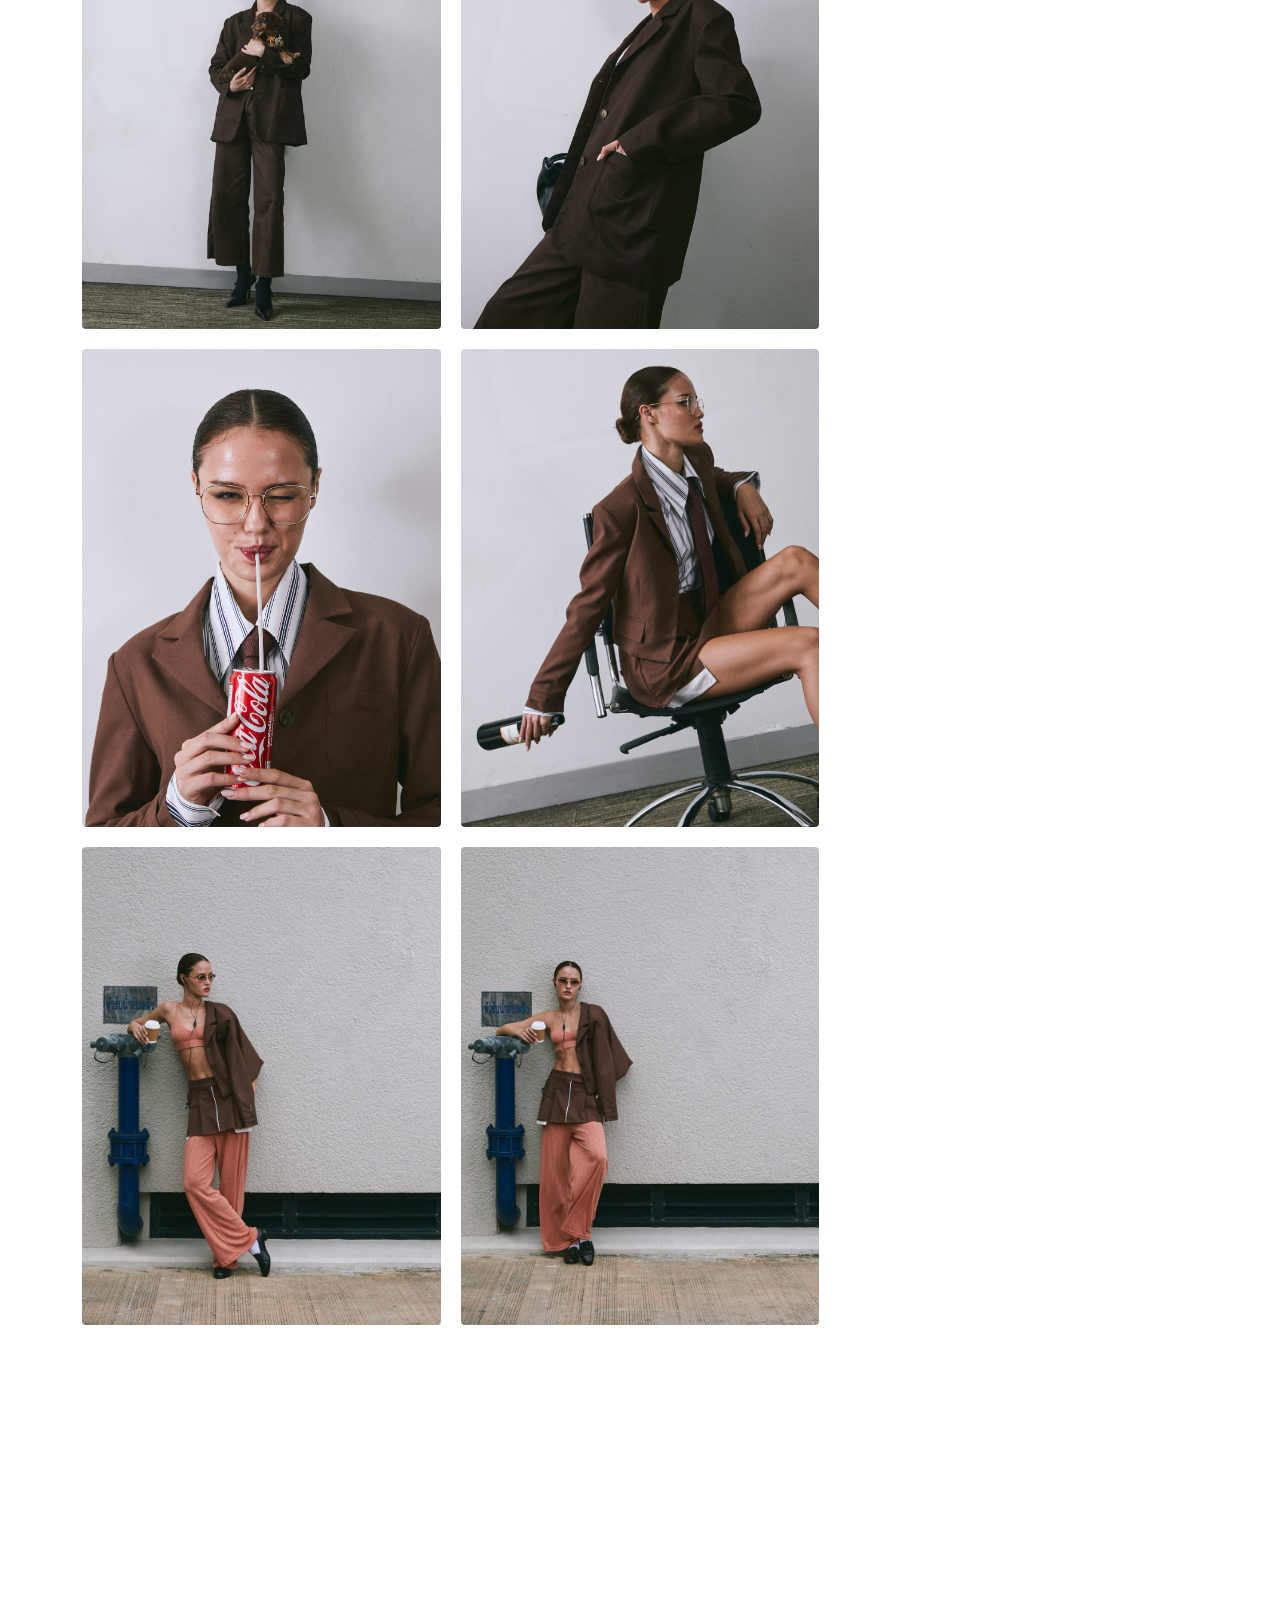
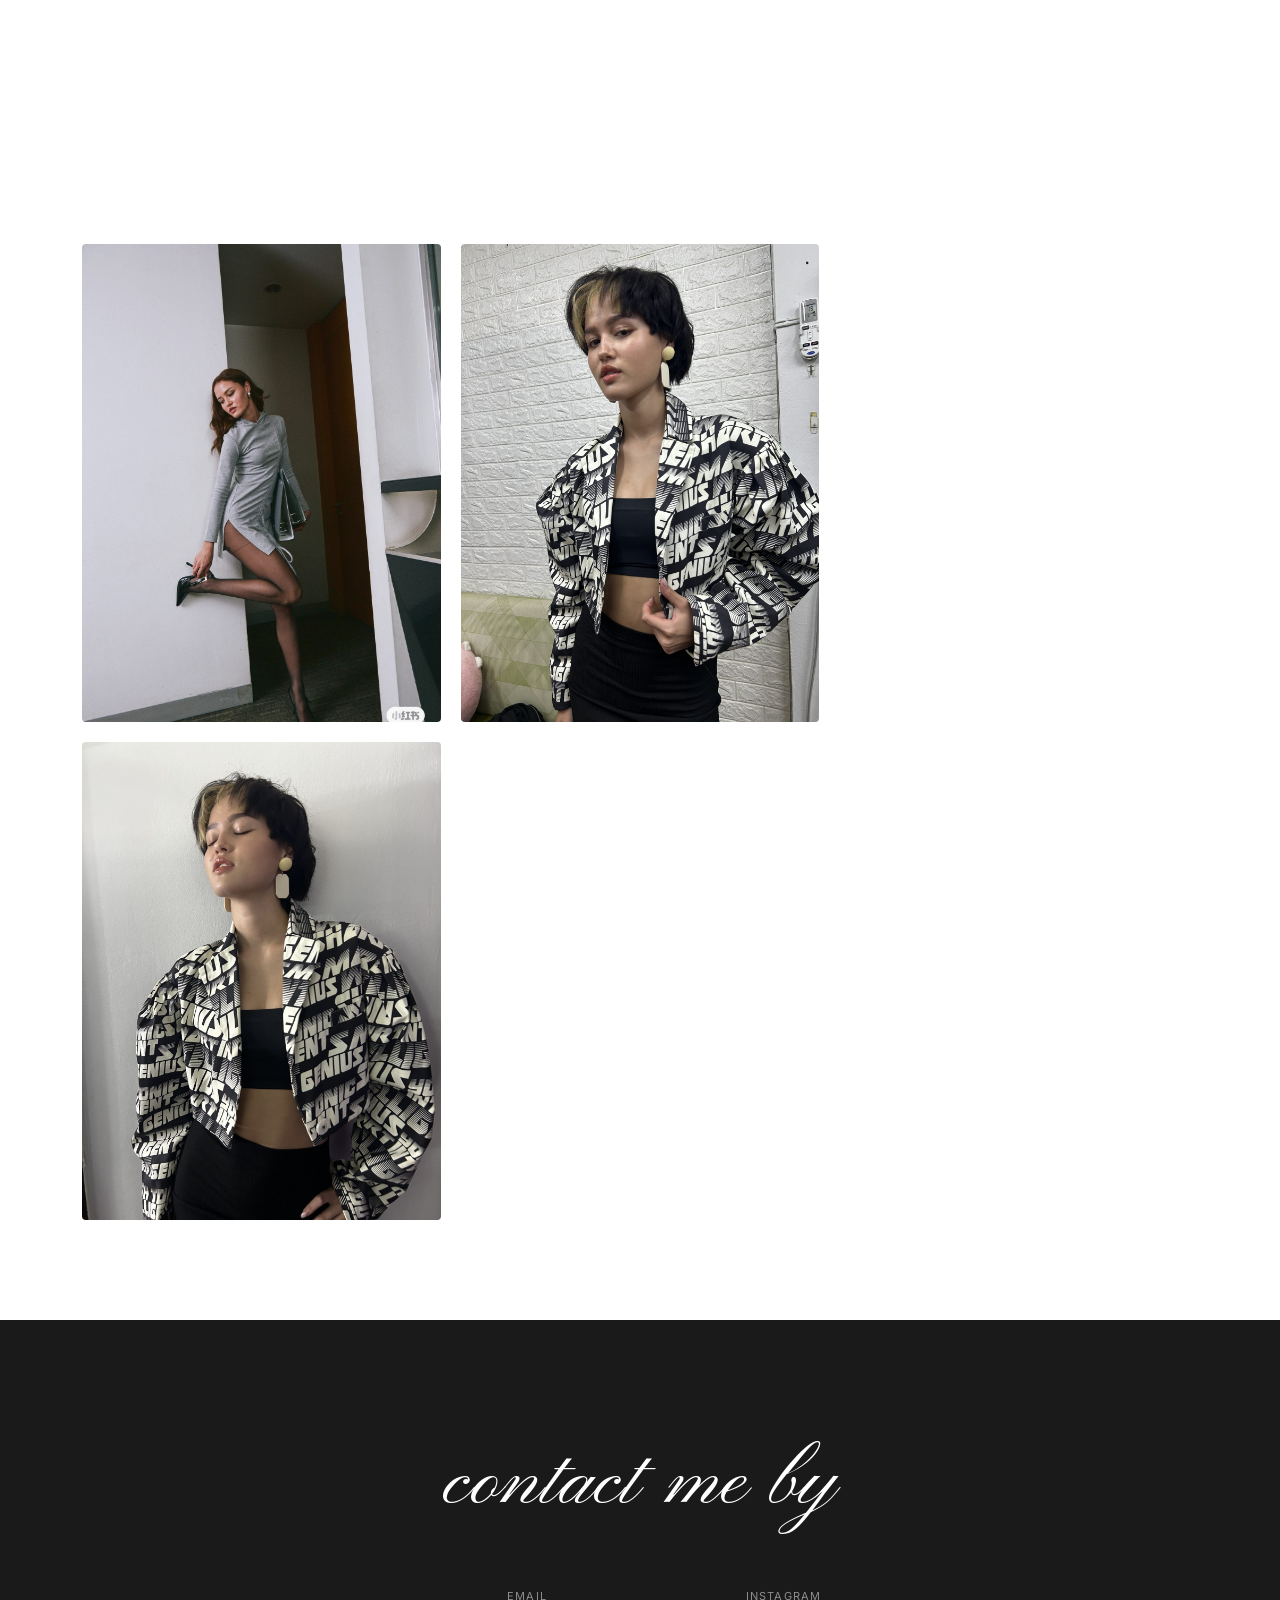
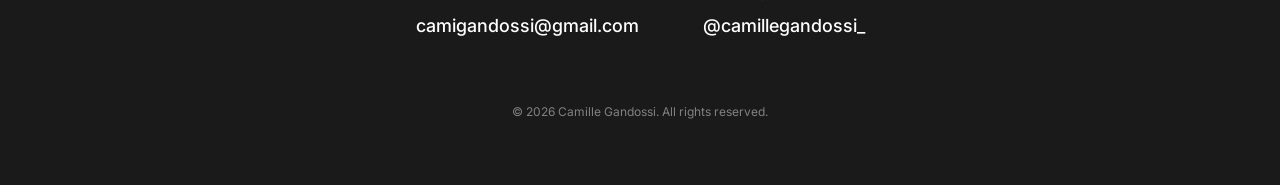
<file: portfolio/edge.html>
<!DOCTYPE html>
<html lang="en">
<head>
<meta charset="UTF-8">
<meta name="viewport" content="width=device-width, initial-scale=1.0">
<title>Edge | Camille Gandossi</title>
<meta name="description" content="Camille Gandossi — Edge portfolio.">
<link rel="preconnect" href="https://fonts.googleapis.com">
<link rel="preconnect" href="https://fonts.gstatic.com" crossorigin>
<link href="https://fonts.googleapis.com/css2?family=Inter:wght@300;400;500;600;700&family=Pinyon+Script&display=swap" rel="stylesheet">
<link rel="stylesheet" href="../css/style.css?v=2">
<link rel="icon" href="../favicon.ico" sizes="any">
<link rel="icon" type="image/png" sizes="32x32" href="../favicon-32.png">
<link rel="icon" type="image/png" sizes="16x16" href="../favicon-16.png">
<link rel="apple-touch-icon" sizes="180x180" href="../apple-touch-icon.png">
</head>
<body>

<nav class="navbar navbar--solid" id="navbar">
  <a href="../index.html#hero" class="nav-logo">CAMILLE GANDOSSI</a>
  <button class="nav-toggle" id="navToggle" aria-label="Toggle menu" aria-expanded="false">
    <span></span><span></span><span></span>
  </button>
  <div class="nav-links" id="navLinks">
    <a href="../index.html#about">About</a>
    <a href="../index.html#highlights">Highlights</a>
    <a href="../index.html#portfolio">Portfolio</a>
    <a href="../index.html#stats">Stats</a>
    <a href="../index.html#contact">Contact</a>
  </div>
</nav>

<main>
  <!-- ALBUM HEADING -->
  <header class="album-hero">
    <a href="../index.html#portfolio" class="album-back" aria-label="Back to Portfolio">
      <svg viewBox="0 0 24 24" fill="none" stroke="currentColor" stroke-width="2" stroke-linecap="round" stroke-linejoin="round"><line x1="19" y1="12" x2="5" y2="12"></line><polyline points="12 19 5 12 12 5"></polyline></svg>
      Portfolio
    </a>
    <p class="eyebrow center">Portfolio</p>
    <h1>Edge</h1>
  </header>

  <!-- ALBUM GALLERY -->
  <section class="album-gallery-section">
    <div class="section-inner">
      <div class="gallery-grid">
        <div class="gallery-item"><img src="../images/portfolio/edge/photo-03.jpg" alt="Edge" loading="lazy" decoding="async"></div>
        <div class="gallery-item"><img src="../images/portfolio/edge/photo-04.jpg" alt="Edge" loading="lazy" decoding="async"></div>
        <div class="gallery-item"><img src="../images/portfolio/edge/photo-05.jpg" alt="Edge" loading="lazy" decoding="async"></div>
        <div class="gallery-item"><img src="../images/portfolio/edge/photo-06.jpg" alt="Edge" loading="lazy" decoding="async"></div>
        <div class="gallery-item"><img src="../images/portfolio/edge/photo-07.jpg" alt="Edge" loading="lazy" decoding="async"></div>
        <div class="gallery-item"><img src="../images/portfolio/edge/photo-08.jpg" alt="Edge" loading="lazy" decoding="async"></div>
        <div class="gallery-item"><img src="../images/portfolio/edge/photo-09.jpg" alt="Edge" loading="lazy" decoding="async"></div>
        <div class="gallery-item"><img src="../images/portfolio/edge/photo-10.jpg" alt="Edge" loading="lazy" decoding="async"></div>
        <div class="gallery-item"><img src="../images/portfolio/edge/photo-11.jpg" alt="Edge" loading="lazy" decoding="async"></div>
        <div class="gallery-item"><img src="../images/portfolio/edge/photo-12.jpg" alt="Edge" loading="lazy" decoding="async"></div>
        <div class="gallery-item"><img src="../images/portfolio/edge/photo-13.jpg" alt="Edge" loading="lazy" decoding="async"></div>
        <div class="gallery-item"><img src="../images/portfolio/edge/photo-14.jpg" alt="Edge" loading="lazy" decoding="async"></div>
        <div class="gallery-item"><img src="../images/portfolio/edge/photo-15.jpg" alt="Edge" loading="lazy" decoding="async"></div>
        <div class="gallery-item"><img src="../images/portfolio/edge/photo-16.jpg" alt="Edge" loading="lazy" decoding="async"></div>
        <div class="gallery-item"><img src="../images/portfolio/edge/photo-17.jpg" alt="Edge" loading="lazy" decoding="async"></div>
        <div class="gallery-item"><img src="../images/portfolio/edge/photo-18.jpg" alt="Edge" loading="lazy" decoding="async"></div>
        <div class="gallery-item"><img src="../images/portfolio/edge/photo-19.jpg" alt="Edge" loading="lazy" decoding="async"></div>
        <div class="gallery-item"><img src="../images/portfolio/edge/photo-20.jpg" alt="Edge" loading="lazy" decoding="async"></div>
        <div class="gallery-item"><img src="../images/portfolio/edge/photo-21.jpg" alt="Edge" loading="lazy" decoding="async"></div>
        <div class="gallery-item"><img src="../images/portfolio/edge/photo-22.jpg" alt="Edge" loading="lazy" decoding="async"></div>
        <div class="gallery-item"><img src="../images/portfolio/edge/photo-23.jpg" alt="Edge" loading="lazy" decoding="async"></div>
        <div class="gallery-item"><img src="../images/portfolio/edge/photo-24.jpg" alt="Edge" loading="lazy" decoding="async"></div>
      </div>
    </div>
  </section>
</main>

<!-- CONTACT / FOOTER -->
<footer class="contact" id="contact">
  <div class="section-inner contact-inner">
    <h2 class="section-title center"><span class="cursive-name">contact me by</span></h2>
    <div class="contact-links">
      <a href="mailto:camigandossi@gmail.com" class="contact-link">
        <span class="contact-label">Email</span>
        <span class="contact-value">camigandossi@gmail.com</span>
      </a>
      <a href="https://www.instagram.com/camillegandossi_/" target="_blank" rel="noopener noreferrer" class="contact-link">
        <span class="contact-label">Instagram</span>
        <span class="contact-value">@camillegandossi_</span>
      </a>
    </div>
    <p class="footer-copy">&copy; <span id="year"></span> Camille Gandossi. All rights reserved.</p>
  </div>
</footer>

<script src="../js/script.js?v=3"></script>
</body>
</html>
</file>
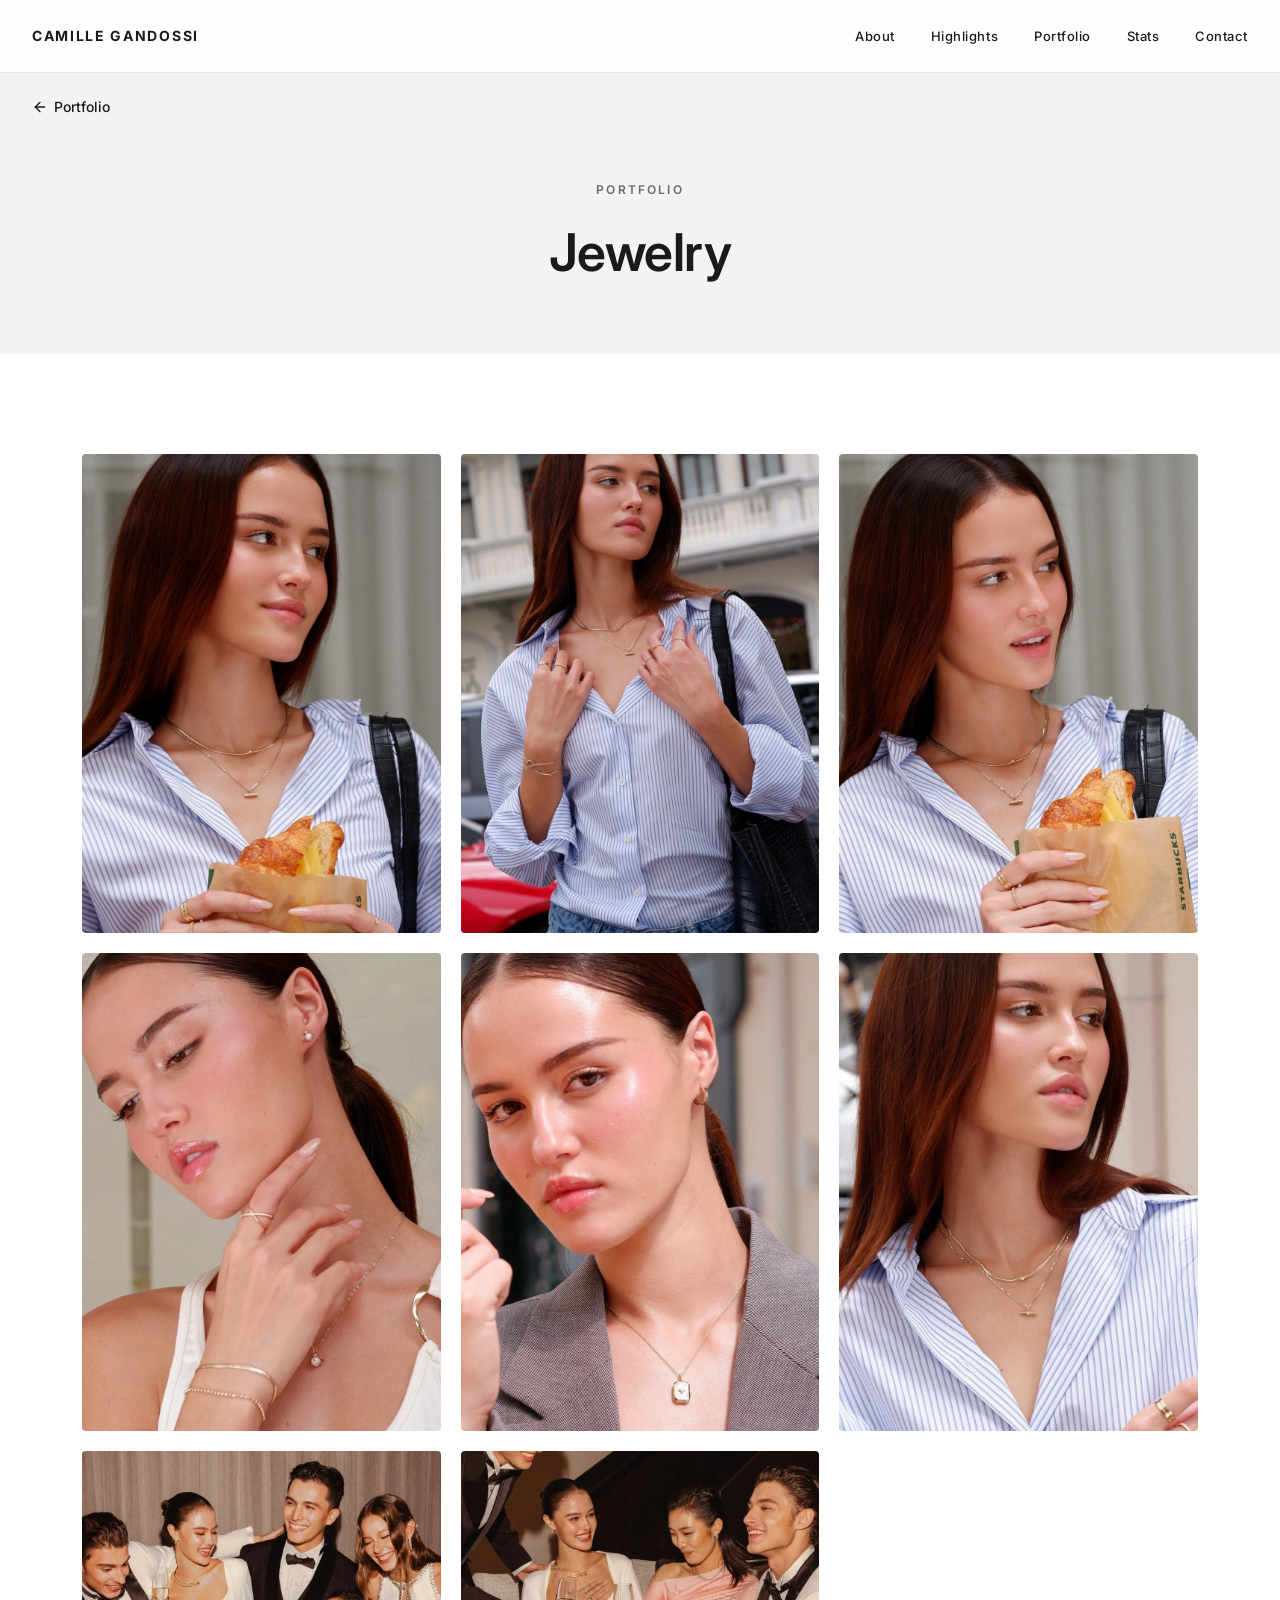
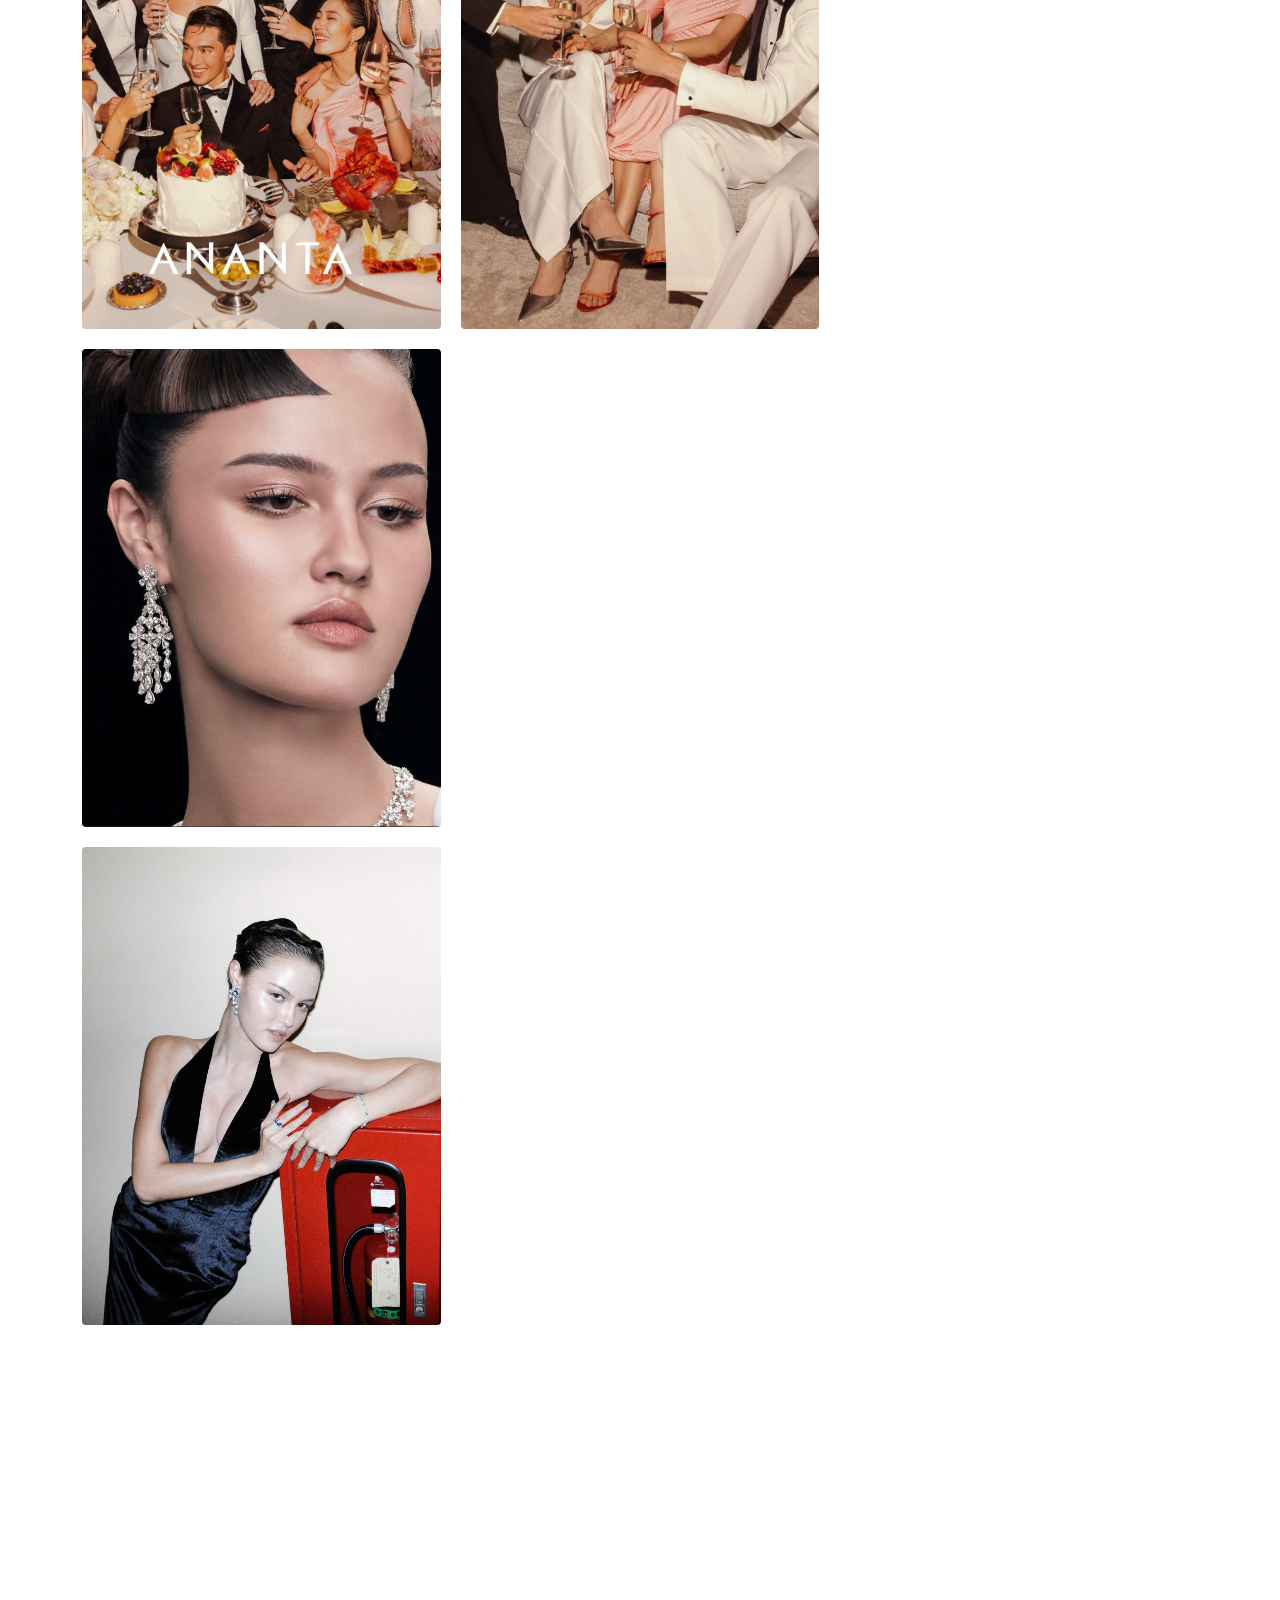
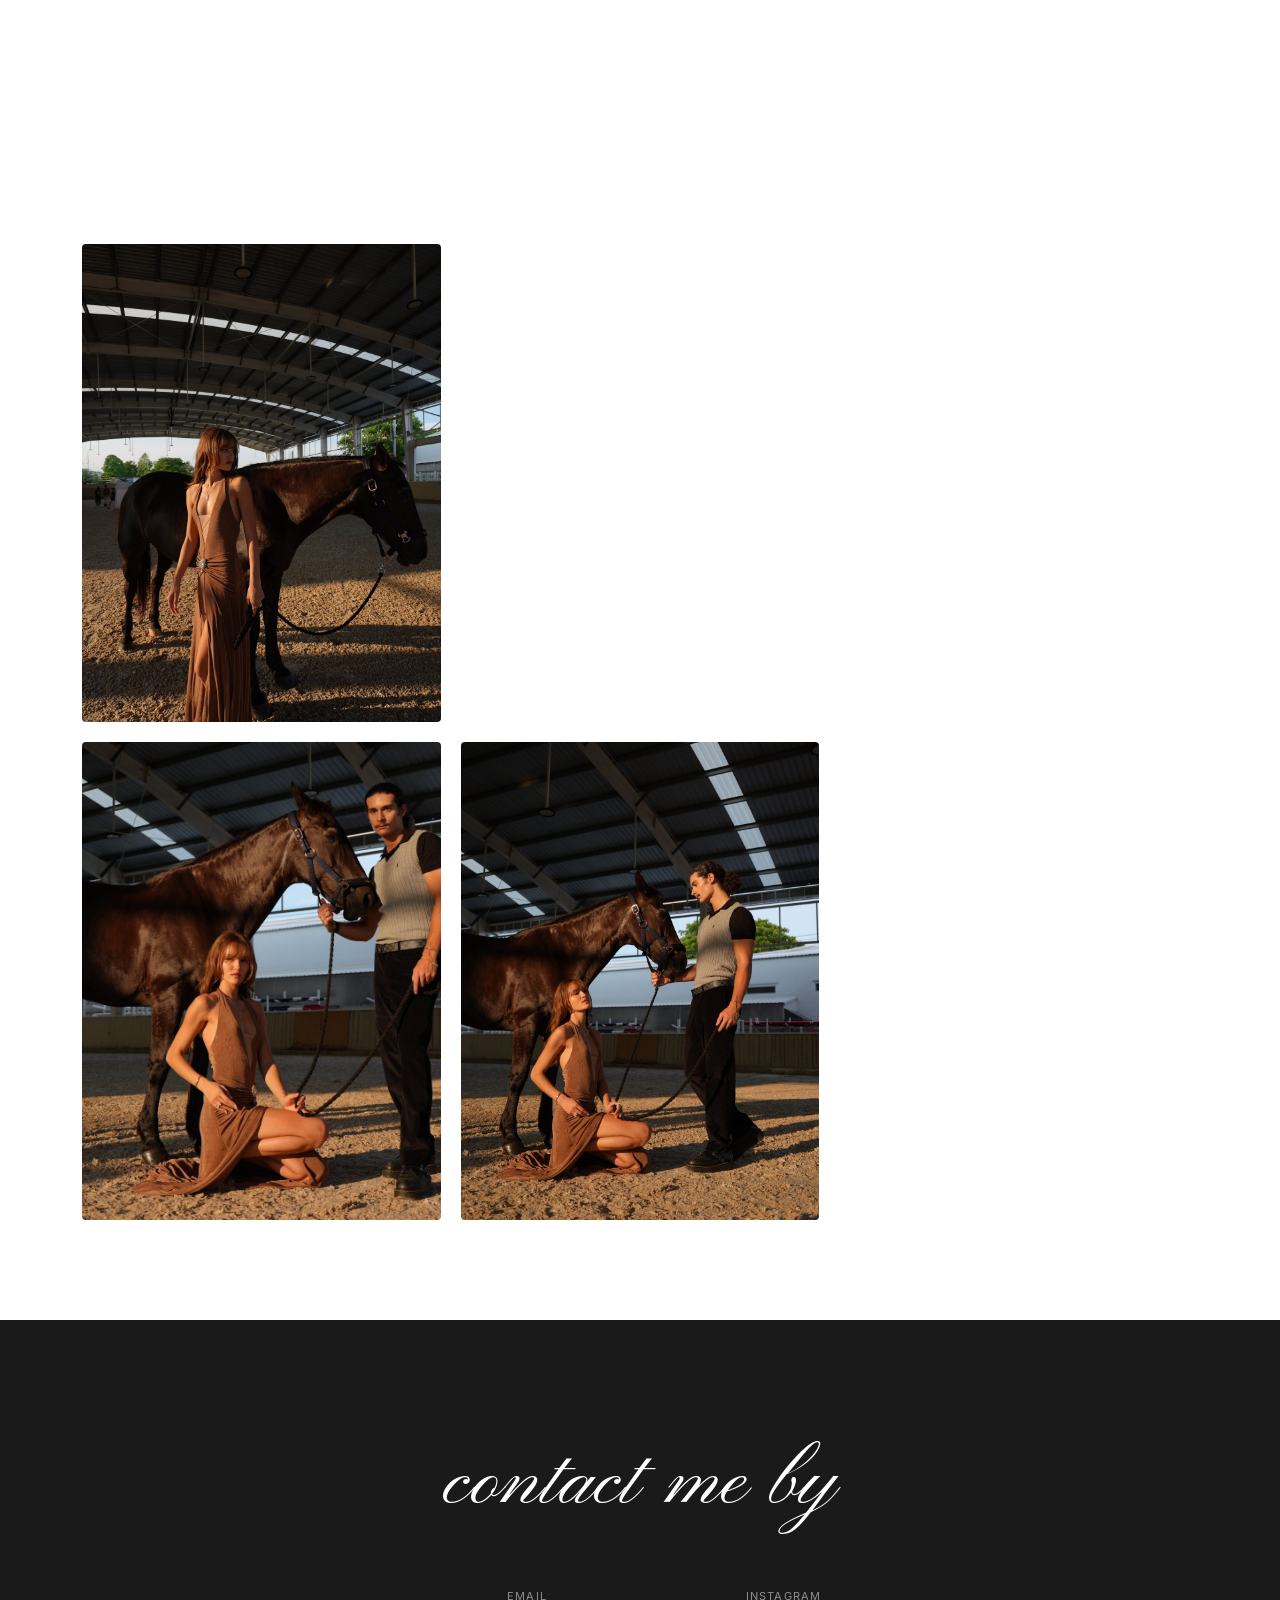
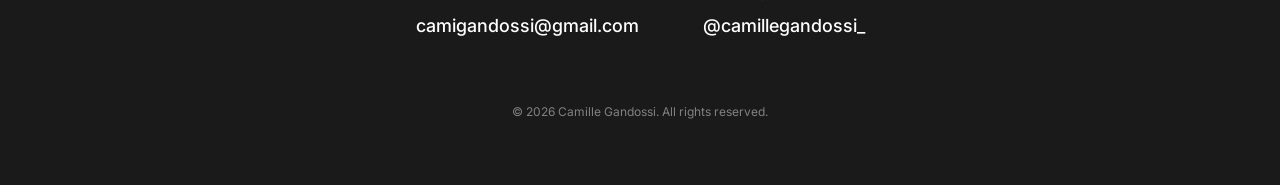
<file: portfolio/jewelry.html>
<!DOCTYPE html>
<html lang="en">
<head>
<meta charset="UTF-8">
<meta name="viewport" content="width=device-width, initial-scale=1.0">
<title>Jewelry | Camille Gandossi</title>
<meta name="description" content="Camille Gandossi — Jewelry portfolio.">
<link rel="preconnect" href="https://fonts.googleapis.com">
<link rel="preconnect" href="https://fonts.gstatic.com" crossorigin>
<link href="https://fonts.googleapis.com/css2?family=Inter:wght@300;400;500;600;700&family=Pinyon+Script&display=swap" rel="stylesheet">
<link rel="stylesheet" href="../css/style.css?v=2">
<link rel="icon" href="../favicon.ico" sizes="any">
<link rel="icon" type="image/png" sizes="32x32" href="../favicon-32.png">
<link rel="icon" type="image/png" sizes="16x16" href="../favicon-16.png">
<link rel="apple-touch-icon" sizes="180x180" href="../apple-touch-icon.png">
</head>
<body>

<nav class="navbar navbar--solid" id="navbar">
  <a href="../index.html#hero" class="nav-logo">CAMILLE GANDOSSI</a>
  <button class="nav-toggle" id="navToggle" aria-label="Toggle menu" aria-expanded="false">
    <span></span><span></span><span></span>
  </button>
  <div class="nav-links" id="navLinks">
    <a href="../index.html#about">About</a>
    <a href="../index.html#highlights">Highlights</a>
    <a href="../index.html#portfolio">Portfolio</a>
    <a href="../index.html#stats">Stats</a>
    <a href="../index.html#contact">Contact</a>
  </div>
</nav>

<main>
  <!-- ALBUM HEADING -->
  <header class="album-hero">
    <a href="../index.html#portfolio" class="album-back" aria-label="Back to Portfolio">
      <svg viewBox="0 0 24 24" fill="none" stroke="currentColor" stroke-width="2" stroke-linecap="round" stroke-linejoin="round"><line x1="19" y1="12" x2="5" y2="12"></line><polyline points="12 19 5 12 12 5"></polyline></svg>
      Portfolio
    </a>
    <p class="eyebrow center">Portfolio</p>
    <h1>Jewelry</h1>
  </header>

  <!-- ALBUM GALLERY -->
  <section class="album-gallery-section">
    <div class="section-inner">
      <div class="gallery-grid">
        <div class="gallery-item"><img src="../images/portfolio/jewelry/photo-01.jpg" alt="Jewelry" loading="lazy" decoding="async"></div>
        <div class="gallery-item"><img src="../images/portfolio/jewelry/photo-02.jpg" alt="Jewelry" loading="lazy" decoding="async"></div>
        <div class="gallery-item"><img src="../images/portfolio/jewelry/photo-03.jpg" alt="Jewelry" loading="lazy" decoding="async"></div>
        <div class="gallery-item"><img src="../images/portfolio/jewelry/photo-04.jpg" alt="Jewelry" loading="lazy" decoding="async"></div>
        <div class="gallery-item"><img src="../images/portfolio/jewelry/photo-05.jpg" alt="Jewelry" loading="lazy" decoding="async"></div>
        <div class="gallery-item"><img src="../images/portfolio/jewelry/photo-06.jpg" alt="Jewelry" loading="lazy" decoding="async"></div>
        <div class="gallery-item"><img src="../images/portfolio/jewelry/photo-07.jpg" alt="Jewelry" loading="lazy" decoding="async"></div>
        <div class="gallery-item"><img src="../images/portfolio/jewelry/photo-08.jpg" alt="Jewelry" loading="lazy" decoding="async"></div>
        <div class="gallery-item"><img src="../images/portfolio/jewelry/photo-09.jpg" alt="Jewelry" loading="lazy" decoding="async"></div>
        <div class="gallery-item"><img src="../images/portfolio/jewelry/photo-10.jpg" alt="Jewelry" loading="lazy" decoding="async"></div>
        <div class="gallery-item"><img src="../images/portfolio/jewelry/photo-11.jpg" alt="Jewelry" loading="lazy" decoding="async"></div>
        <div class="gallery-item"><img src="../images/portfolio/jewelry/photo-12.jpg" alt="Jewelry" loading="lazy" decoding="async"></div>
        <div class="gallery-item"><img src="../images/portfolio/jewelry/photo-13.jpg" alt="Jewelry" loading="lazy" decoding="async"></div>
        <div class="gallery-item"><img src="../images/portfolio/jewelry/photo-14.jpg" alt="Jewelry" loading="lazy" decoding="async"></div>
        <div class="gallery-item"><img src="../images/portfolio/jewelry/photo-15.jpg" alt="Jewelry" loading="lazy" decoding="async"></div>
        <div class="gallery-item"><img src="../images/portfolio/jewelry/photo-16.jpg" alt="Jewelry" loading="lazy" decoding="async"></div>
        <div class="gallery-item"><img src="../images/portfolio/jewelry/photo-17.jpg" alt="Jewelry" loading="lazy" decoding="async"></div>
        <div class="gallery-item"><img src="../images/portfolio/jewelry/photo-18.jpg" alt="Jewelry" loading="lazy" decoding="async"></div>
        <div class="gallery-item"><img src="../images/portfolio/jewelry/photo-19.jpg" alt="Jewelry" loading="lazy" decoding="async"></div>
        <div class="gallery-item"><img src="../images/portfolio/jewelry/photo-20.jpg" alt="Jewelry" loading="lazy" decoding="async"></div>
        <div class="gallery-item"><img src="../images/portfolio/jewelry/photo-21.jpg" alt="Jewelry" loading="lazy" decoding="async"></div>
        <div class="gallery-item"><img src="../images/portfolio/jewelry/photo-22.jpg" alt="Jewelry" loading="lazy" decoding="async"></div>
        <div class="gallery-item"><img src="../images/portfolio/jewelry/photo-23.jpg" alt="Jewelry" loading="lazy" decoding="async"></div>
        <div class="gallery-item"><img src="../images/portfolio/jewelry/photo-24.jpg" alt="Jewelry" loading="lazy" decoding="async"></div>
      </div>
    </div>
  </section>
</main>

<!-- CONTACT / FOOTER -->
<footer class="contact" id="contact">
  <div class="section-inner contact-inner">
    <h2 class="section-title center"><span class="cursive-name">contact me by</span></h2>
    <div class="contact-links">
      <a href="mailto:camigandossi@gmail.com" class="contact-link">
        <span class="contact-label">Email</span>
        <span class="contact-value">camigandossi@gmail.com</span>
      </a>
      <a href="https://www.instagram.com/camillegandossi_/" target="_blank" rel="noopener noreferrer" class="contact-link">
        <span class="contact-label">Instagram</span>
        <span class="contact-value">@camillegandossi_</span>
      </a>
    </div>
    <p class="footer-copy">&copy; <span id="year"></span> Camille Gandossi. All rights reserved.</p>
  </div>
</footer>

<script src="../js/script.js?v=3"></script>
</body>
</html>
</file>
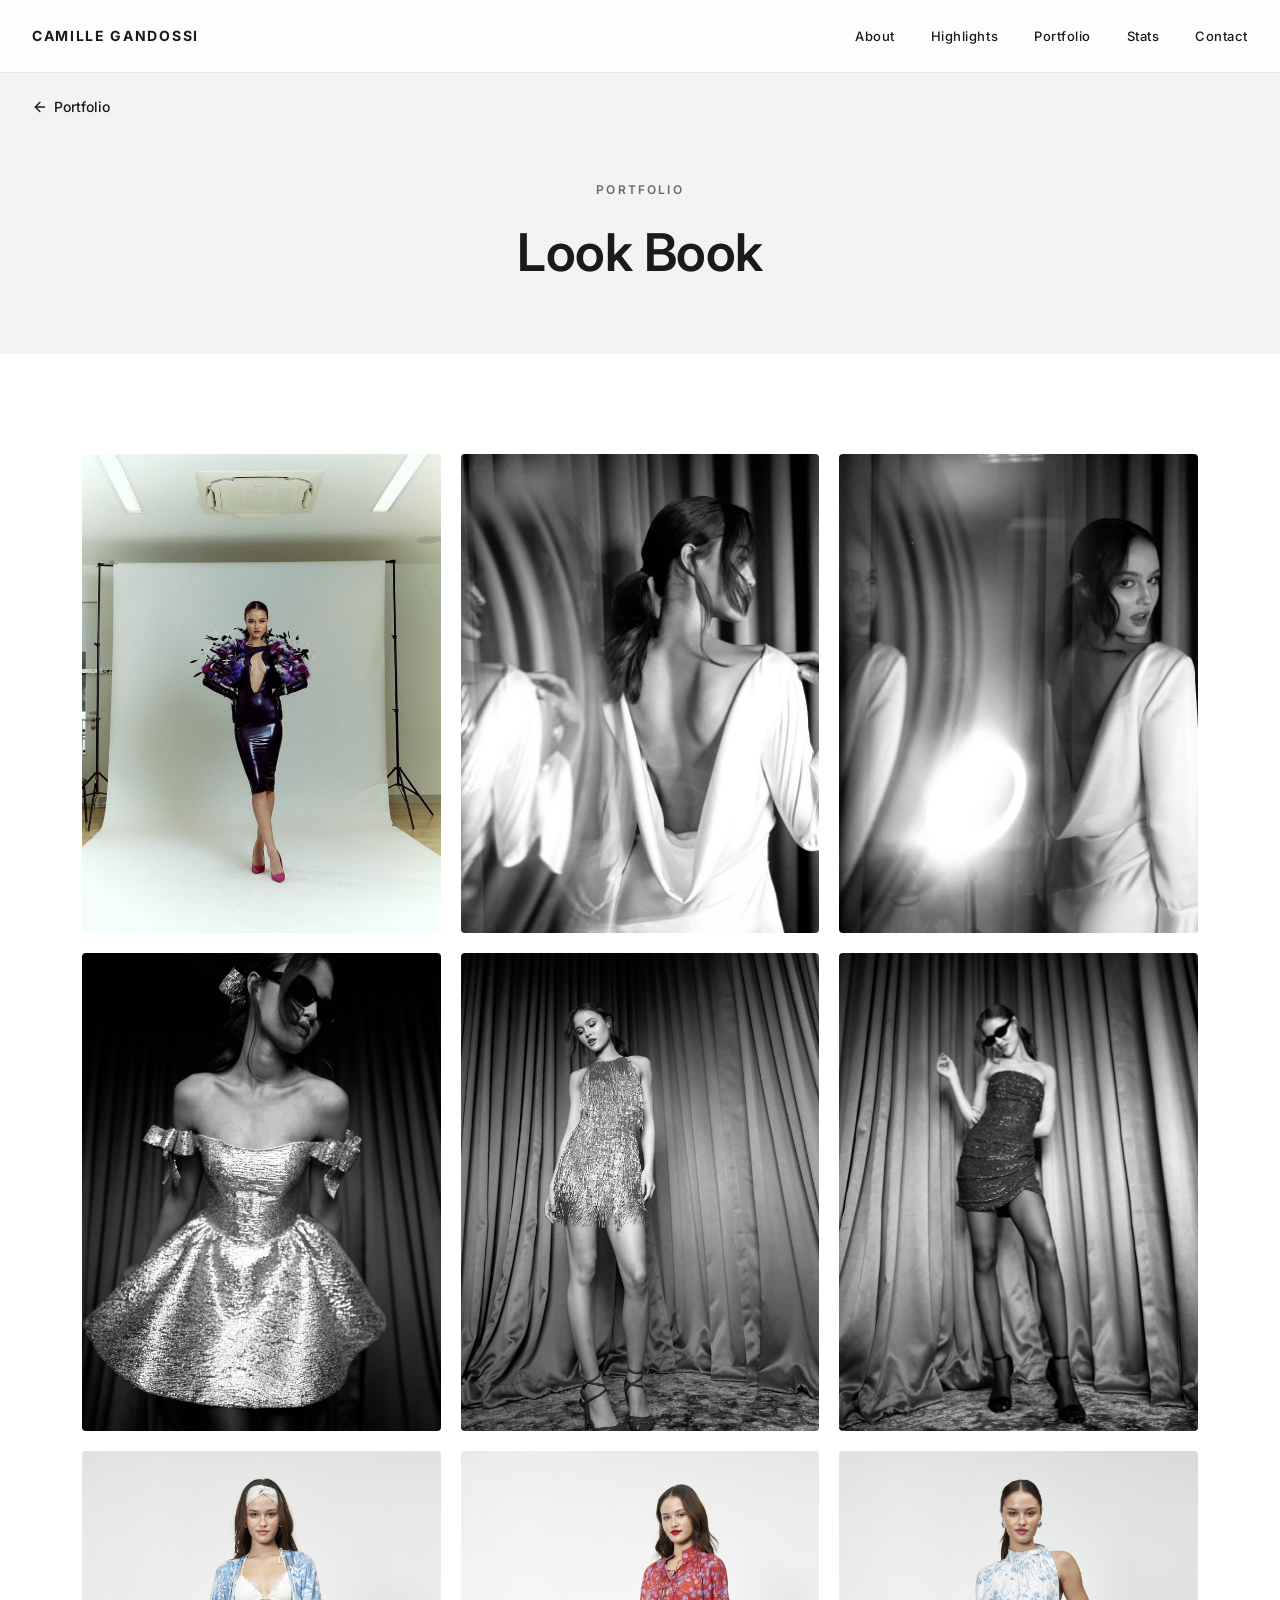
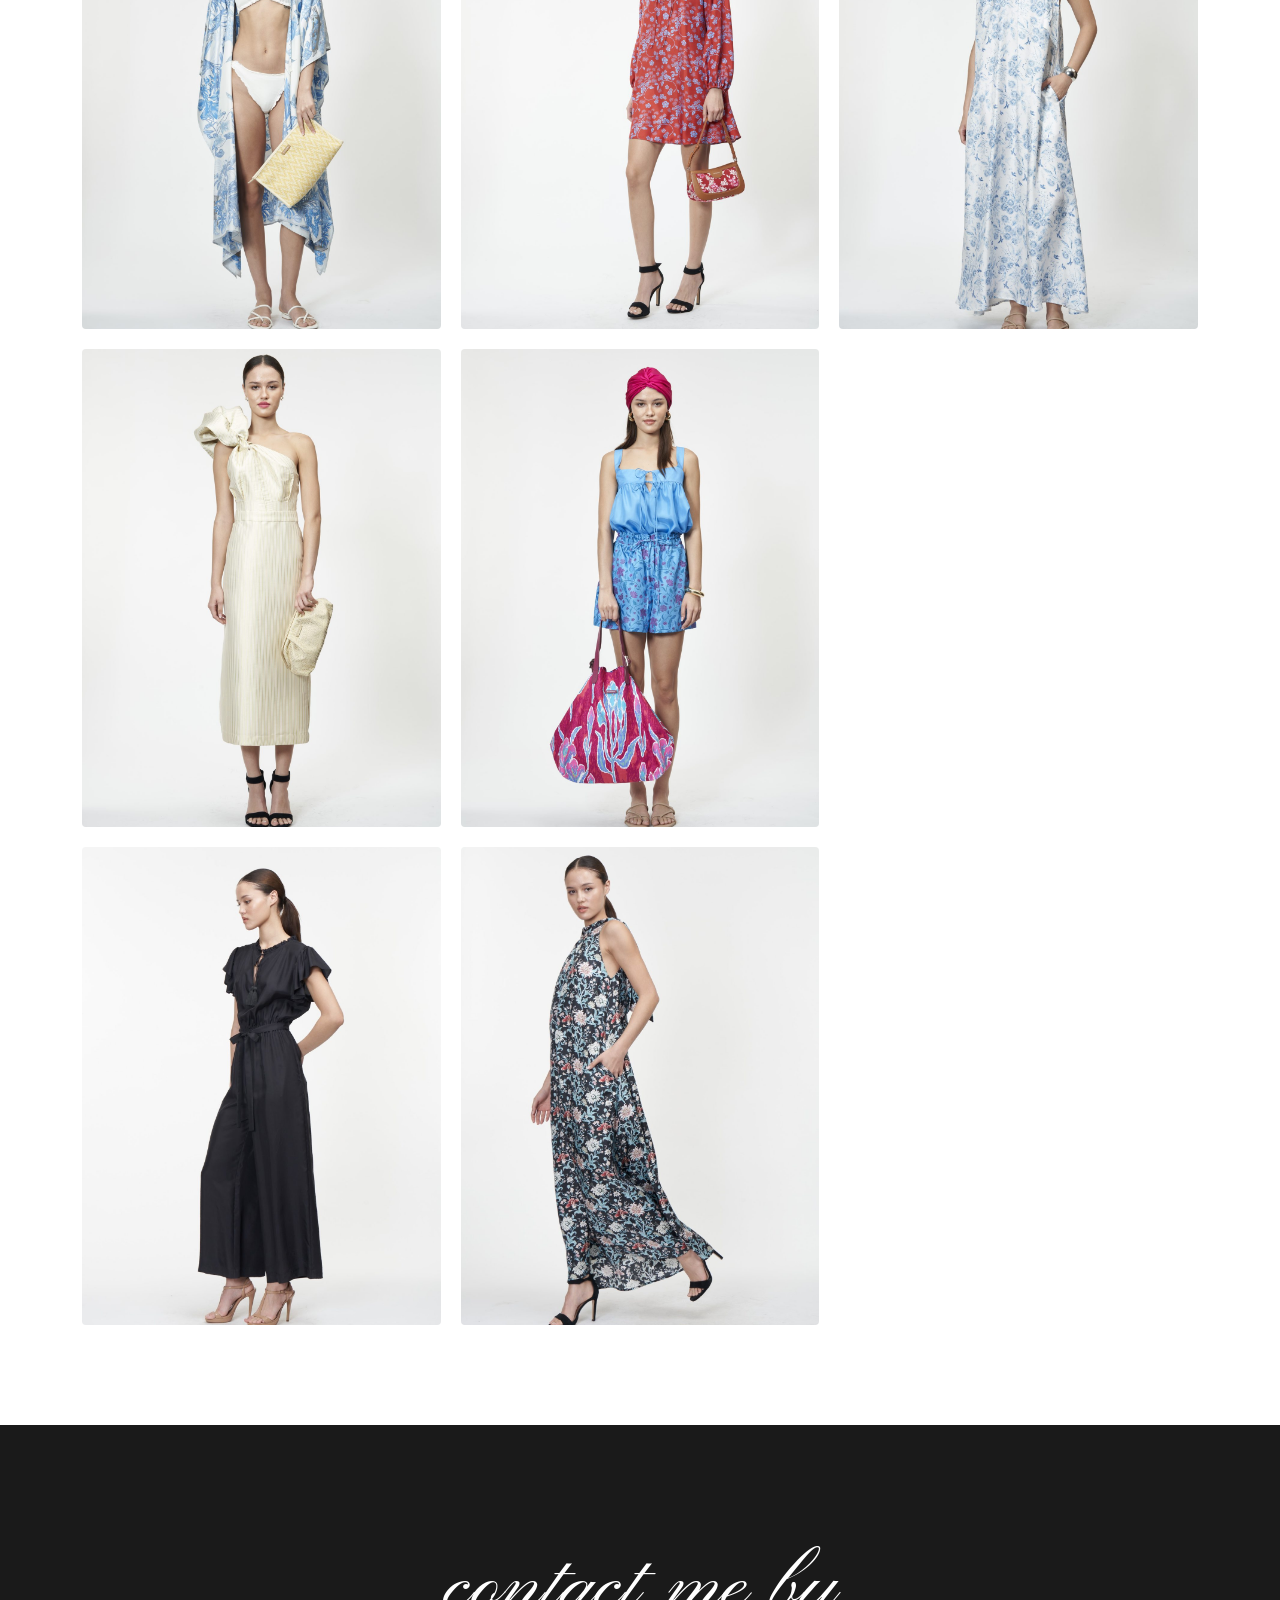
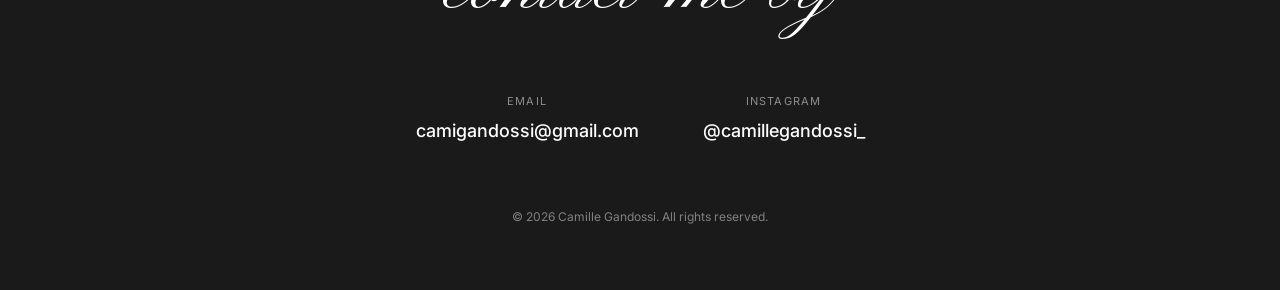
<file: portfolio/lookbook.html>
<!DOCTYPE html>
<html lang="en">
<head>
<meta charset="UTF-8">
<meta name="viewport" content="width=device-width, initial-scale=1.0">
<title>Look Book | Camille Gandossi</title>
<meta name="description" content="Camille Gandossi — Look Book portfolio.">
<link rel="preconnect" href="https://fonts.googleapis.com">
<link rel="preconnect" href="https://fonts.gstatic.com" crossorigin>
<link href="https://fonts.googleapis.com/css2?family=Inter:wght@300;400;500;600;700&family=Pinyon+Script&display=swap" rel="stylesheet">
<link rel="stylesheet" href="../css/style.css?v=2">
<link rel="icon" href="../favicon.ico" sizes="any">
<link rel="icon" type="image/png" sizes="32x32" href="../favicon-32.png">
<link rel="icon" type="image/png" sizes="16x16" href="../favicon-16.png">
<link rel="apple-touch-icon" sizes="180x180" href="../apple-touch-icon.png">
</head>
<body>

<nav class="navbar navbar--solid" id="navbar">
  <a href="../index.html#hero" class="nav-logo">CAMILLE GANDOSSI</a>
  <button class="nav-toggle" id="navToggle" aria-label="Toggle menu" aria-expanded="false">
    <span></span><span></span><span></span>
  </button>
  <div class="nav-links" id="navLinks">
    <a href="../index.html#about">About</a>
    <a href="../index.html#highlights">Highlights</a>
    <a href="../index.html#portfolio">Portfolio</a>
    <a href="../index.html#stats">Stats</a>
    <a href="../index.html#contact">Contact</a>
  </div>
</nav>

<main>
  <!-- ALBUM HEADING -->
  <header class="album-hero">
    <a href="../index.html#portfolio" class="album-back" aria-label="Back to Portfolio">
      <svg viewBox="0 0 24 24" fill="none" stroke="currentColor" stroke-width="2" stroke-linecap="round" stroke-linejoin="round"><line x1="19" y1="12" x2="5" y2="12"></line><polyline points="12 19 5 12 12 5"></polyline></svg>
      Portfolio
    </a>
    <p class="eyebrow center">Portfolio</p>
    <h1>Look Book</h1>
  </header>

  <!-- ALBUM GALLERY -->
  <section class="album-gallery-section">
    <div class="section-inner">
      <div class="gallery-grid">
        <div class="gallery-item"><img src="../images/portfolio/lookbook/photo-01.jpg" alt="Look Book" loading="lazy" decoding="async"></div>
        <div class="gallery-item"><img src="../images/portfolio/lookbook/photo-02.jpg" alt="Look Book" loading="lazy" decoding="async"></div>
        <div class="gallery-item"><img src="../images/portfolio/lookbook/photo-03.jpg" alt="Look Book" loading="lazy" decoding="async"></div>
        <div class="gallery-item"><img src="../images/portfolio/lookbook/photo-04.jpg" alt="Look Book" loading="lazy" decoding="async"></div>
        <div class="gallery-item"><img src="../images/portfolio/lookbook/photo-05.jpg" alt="Look Book" loading="lazy" decoding="async"></div>
        <div class="gallery-item"><img src="../images/portfolio/lookbook/photo-06.jpg" alt="Look Book" loading="lazy" decoding="async"></div>
        <div class="gallery-item"><img src="../images/portfolio/lookbook/photo-07.jpg" alt="Look Book" loading="lazy" decoding="async"></div>
        <div class="gallery-item"><img src="../images/portfolio/lookbook/photo-08.jpg" alt="Look Book" loading="lazy" decoding="async"></div>
        <div class="gallery-item"><img src="../images/portfolio/lookbook/photo-09.jpg" alt="Look Book" loading="lazy" decoding="async"></div>
        <div class="gallery-item"><img src="../images/portfolio/lookbook/photo-15.jpg" alt="Look Book" loading="lazy" decoding="async"></div>
        <div class="gallery-item"><img src="../images/portfolio/lookbook/photo-23.jpg" alt="Look Book" loading="lazy" decoding="async"></div>
        <div class="gallery-item"><img src="../images/portfolio/lookbook/photo-32.jpg" alt="Look Book" loading="lazy" decoding="async"></div>
        <div class="gallery-item"><img src="../images/portfolio/lookbook/photo-33.jpg" alt="Look Book" loading="lazy" decoding="async"></div>
        <div class="gallery-item"><img src="../images/portfolio/lookbook/photo-34.jpg" alt="Look Book" loading="lazy" decoding="async"></div>
        <div class="gallery-item"><img src="../images/portfolio/lookbook/photo-36.jpg" alt="Look Book" loading="lazy" decoding="async"></div>
      </div>
    </div>
  </section>
</main>

<!-- CONTACT / FOOTER -->
<footer class="contact" id="contact">
  <div class="section-inner contact-inner">
    <h2 class="section-title center"><span class="cursive-name">contact me by</span></h2>
    <div class="contact-links">
      <a href="mailto:camigandossi@gmail.com" class="contact-link">
        <span class="contact-label">Email</span>
        <span class="contact-value">camigandossi@gmail.com</span>
      </a>
      <a href="https://www.instagram.com/camillegandossi_/" target="_blank" rel="noopener noreferrer" class="contact-link">
        <span class="contact-label">Instagram</span>
        <span class="contact-value">@camillegandossi_</span>
      </a>
    </div>
    <p class="footer-copy">&copy; <span id="year"></span> Camille Gandossi. All rights reserved.</p>
  </div>
</footer>

<script src="../js/script.js?v=3"></script>
</body>
</html>
</file>
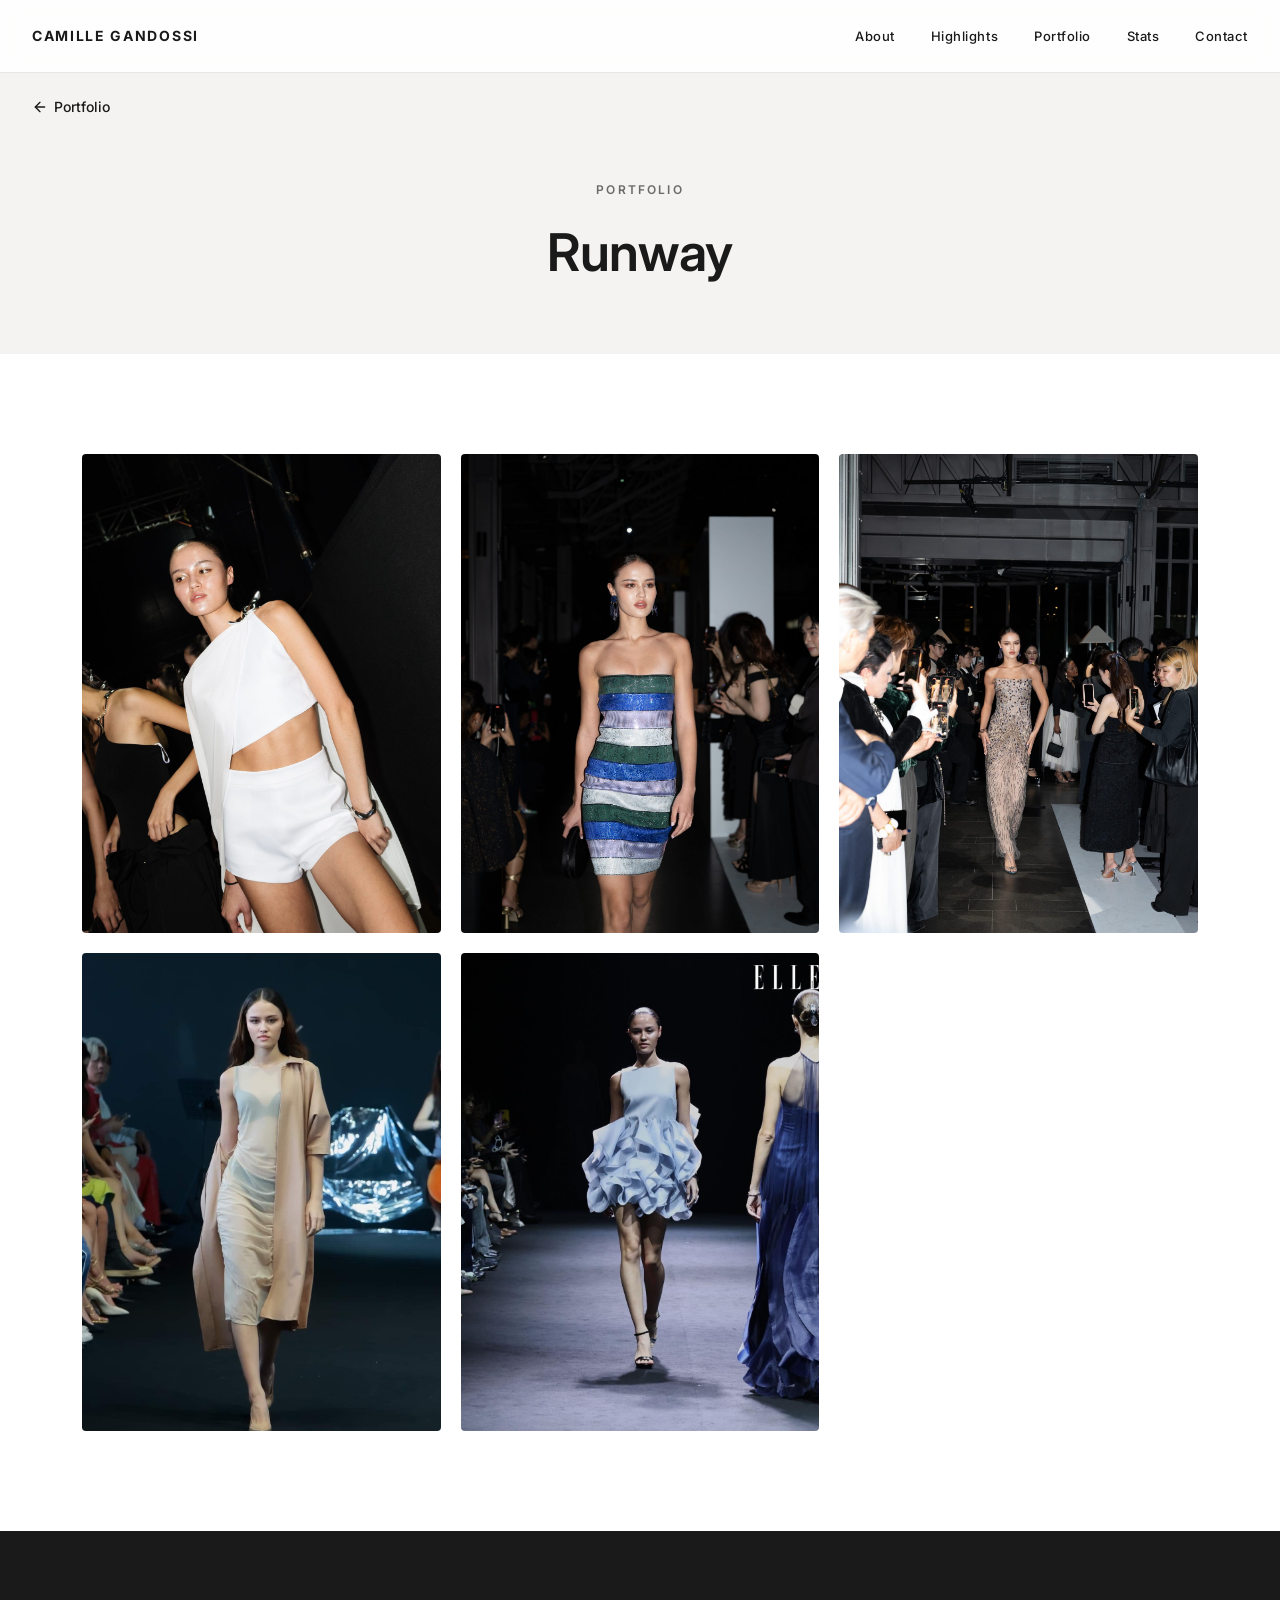
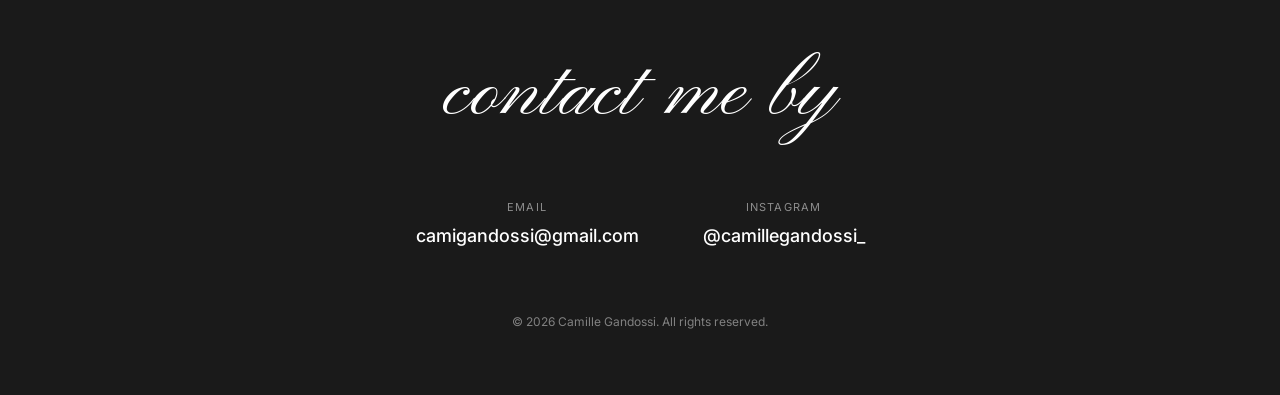
<file: portfolio/runway.html>
<!DOCTYPE html>
<html lang="en">
<head>
<meta charset="UTF-8">
<meta name="viewport" content="width=device-width, initial-scale=1.0">
<title>Runway | Camille Gandossi</title>
<meta name="description" content="Camille Gandossi — Runway portfolio.">
<link rel="preconnect" href="https://fonts.googleapis.com">
<link rel="preconnect" href="https://fonts.gstatic.com" crossorigin>
<link href="https://fonts.googleapis.com/css2?family=Inter:wght@300;400;500;600;700&family=Pinyon+Script&display=swap" rel="stylesheet">
<link rel="stylesheet" href="../css/style.css?v=2">
<link rel="icon" href="../favicon.ico" sizes="any">
<link rel="icon" type="image/png" sizes="32x32" href="../favicon-32.png">
<link rel="icon" type="image/png" sizes="16x16" href="../favicon-16.png">
<link rel="apple-touch-icon" sizes="180x180" href="../apple-touch-icon.png">
</head>
<body>

<nav class="navbar navbar--solid" id="navbar">
  <a href="../index.html#hero" class="nav-logo">CAMILLE GANDOSSI</a>
  <button class="nav-toggle" id="navToggle" aria-label="Toggle menu" aria-expanded="false">
    <span></span><span></span><span></span>
  </button>
  <div class="nav-links" id="navLinks">
    <a href="../index.html#about">About</a>
    <a href="../index.html#highlights">Highlights</a>
    <a href="../index.html#portfolio">Portfolio</a>
    <a href="../index.html#stats">Stats</a>
    <a href="../index.html#contact">Contact</a>
  </div>
</nav>

<main>
  <!-- ALBUM HEADING -->
  <header class="album-hero">
    <a href="../index.html#portfolio" class="album-back" aria-label="Back to Portfolio">
      <svg viewBox="0 0 24 24" fill="none" stroke="currentColor" stroke-width="2" stroke-linecap="round" stroke-linejoin="round"><line x1="19" y1="12" x2="5" y2="12"></line><polyline points="12 19 5 12 12 5"></polyline></svg>
      Portfolio
    </a>
    <p class="eyebrow center">Portfolio</p>
    <h1>Runway</h1>
  </header>

  <!-- ALBUM GALLERY (empty — photos added individually per album) -->
  <section class="album-gallery-section">
    <div class="section-inner">
      <div class="gallery-grid">
        <div class="gallery-item"><img src="../images/portfolio/runway/photo-03.jpg" alt="Runway" loading="lazy" decoding="async"></div>
        <div class="gallery-item"><img src="../images/portfolio/runway/photo-04.jpg" alt="Runway" loading="lazy" decoding="async"></div>
        <div class="gallery-item"><img src="../images/portfolio/runway/photo-05.jpg" alt="Runway" loading="lazy" decoding="async"></div>
        <div class="gallery-item"><img src="../images/portfolio/runway/photo-06.jpg" alt="Runway" loading="lazy" decoding="async"></div>
        <div class="gallery-item"><img src="../images/portfolio/runway/photo-07.jpg" alt="Runway" loading="lazy" decoding="async"></div>
      </div>
    </div>
  </section>
</main>

<!-- CONTACT / FOOTER -->
<footer class="contact" id="contact">
  <div class="section-inner contact-inner">
    <h2 class="section-title center"><span class="cursive-name">contact me by</span></h2>
    <div class="contact-links">
      <a href="mailto:camigandossi@gmail.com" class="contact-link">
        <span class="contact-label">Email</span>
        <span class="contact-value">camigandossi@gmail.com</span>
      </a>
      <a href="https://www.instagram.com/camillegandossi_/" target="_blank" rel="noopener noreferrer" class="contact-link">
        <span class="contact-label">Instagram</span>
        <span class="contact-value">@camillegandossi_</span>
      </a>
    </div>
    <p class="footer-copy">&copy; <span id="year"></span> Camille Gandossi. All rights reserved.</p>
  </div>
</footer>

<script src="../js/script.js?v=3"></script>
</body>
</html>
</file>
<file: css/style.css>
/* ---------- Reset & base ---------- */
* {
  margin: 0;
  padding: 0;
  box-sizing: border-box;
}

:root {
  --color-bg: #ffffff;
  --color-text: #1a1a1a;
  --color-muted: #6b6b6b;
  --color-line: #e6e6e6;
  --color-accent: #1a1a1a;
  --color-surface: #f4f3f1;
  --font-main: 'Inter', -apple-system, BlinkMacSystemFont, 'Segoe UI', sans-serif;
  --max-width: 1180px;
  --nav-height: 72px;
}

html {
  scroll-behavior: smooth;
}

body {
  font-family: var(--font-main);
  color: var(--color-text);
  background: var(--color-bg);
  line-height: 1.6;
  font-weight: 400;
  -webkit-font-smoothing: antialiased;
}

img {
  max-width: 100%;
  display: block;
}

a {
  color: inherit;
  text-decoration: none;
}

.section-inner {
  max-width: var(--max-width);
  margin: 0 auto;
  padding: 100px 32px;
}

.eyebrow {
  text-transform: uppercase;
  letter-spacing: 0.18em;
  font-size: 12px;
  font-weight: 600;
  color: var(--color-muted);
  margin-bottom: 12px;
}

.section-title {
  font-size: clamp(28px, 4vw, 40px);
  font-weight: 600;
  letter-spacing: -0.01em;
  margin-bottom: 48px;
}

.center {
  text-align: center;
}

/* ---------- Placeholder media blocks ---------- */
.placeholder-media {
  background: linear-gradient(135deg, #dcdcdc 0%, #efefef 50%, #dcdcdc 100%);
  display: flex;
  align-items: center;
  justify-content: center;
  position: relative;
  overflow: hidden;
}

.placeholder-media::before {
  content: "";
  position: absolute;
  inset: 0;
  background-image:
    linear-gradient(45deg, rgba(0,0,0,0.03) 25%, transparent 25%),
    linear-gradient(-45deg, rgba(0,0,0,0.03) 25%, transparent 25%);
  background-size: 24px 24px;
}

.placeholder-label {
  position: relative;
  font-size: 13px;
  color: var(--color-muted);
  text-align: center;
  padding: 16px;
  max-width: 260px;
  font-weight: 500;
}

/* ---------- Navbar ---------- */
.navbar {
  position: fixed;
  top: 0;
  left: 0;
  right: 0;
  height: var(--nav-height);
  display: flex;
  align-items: center;
  justify-content: space-between;
  padding: 0 32px;
  z-index: 1000;
  background: rgba(255, 255, 255, 0.0);
  transition: background 0.3s ease, box-shadow 0.3s ease;
}

.navbar.scrolled,
.navbar--solid {
  background: rgba(255, 255, 255, 0.92);
  backdrop-filter: blur(10px);
  box-shadow: 0 1px 0 var(--color-line);
}

.nav-logo {
  font-size: 14px;
  font-weight: 700;
  letter-spacing: 0.12em;
  color: #fff;
  transition: color 0.3s ease;
}

.navbar.scrolled .nav-logo,
.navbar--solid .nav-logo {
  color: var(--color-text);
}

.nav-links {
  display: flex;
  gap: 36px;
}

.nav-links a {
  font-size: 13px;
  font-weight: 500;
  letter-spacing: 0.04em;
  color: #fff;
  transition: color 0.3s ease, opacity 0.2s ease;
}

.navbar.scrolled .nav-links a,
.navbar--solid .nav-links a {
  color: var(--color-text);
}

.nav-links a:hover {
  opacity: 0.6;
}

.nav-toggle {
  display: none;
  flex-direction: column;
  justify-content: center;
  gap: 5px;
  width: 32px;
  height: 32px;
  background: transparent;
  border: none;
  cursor: pointer;
  z-index: 1001;
}

.nav-toggle span {
  display: block;
  height: 2px;
  width: 100%;
  background: #fff;
  transition: background 0.3s ease, transform 0.3s ease, opacity 0.3s ease;
}

.navbar.scrolled .nav-toggle span,
.navbar--solid .nav-toggle span,
.nav-toggle.open span {
  background: var(--color-text);
}

.nav-toggle.open span:nth-child(1) {
  transform: translateY(7px) rotate(45deg);
}
.nav-toggle.open span:nth-child(2) {
  opacity: 0;
}
.nav-toggle.open span:nth-child(3) {
  transform: translateY(-7px) rotate(-45deg);
}

/* ---------- Hero ---------- */
.hero {
  position: relative;
  height: 100vh;
  min-height: 560px;
  display: flex;
  align-items: flex-end;
  overflow: hidden;
}

.hero-slideshow {
  position: absolute;
  inset: 0;
}

.hero-slide {
  position: absolute;
  inset: 0;
  width: 100%;
  height: 100%;
  object-fit: cover;
  /* Default anchor: upper third, not dead-center — most portrait shots
     here have the face well above the vertical midpoint, and on wide/
     short viewports object-fit: cover crops from the center outward,
     so a centered anchor cuts heads off first. */
  object-position: 50% 20%;
  opacity: 0;
  transition: opacity 1.2s ease;
}

.hero-slide.active {
  opacity: 1;
}

/* Per-photo overrides — tune the Y value (0% = top of image, 100% = bottom)
   to move the visible crop window up/down for that specific photo.
   X stays at 50% for all five; none of these need horizontal adjustment
   at the breakpoints tested (375 / 768 / 1440 / 1920px). */
.hero-slide-1 { object-position: 50% 15%; }
.hero-slide-2 { object-position: 50% 18%; }
.hero-slide-3 { object-position: 50% 16%; }
.hero-slide-4 { object-position: 50% 13%; }
.hero-slide-5 { object-position: 50% 20%; }
.hero-slide-6 { object-position: 50% 30%; }
.hero-slide-7 { object-position: 50% 38%; } /* landscape source photo — face already near center, needs only a slight lift */

.hero-overlay {
  position: absolute;
  inset: 0;
  background: linear-gradient(180deg, rgba(0,0,0,0.15) 0%, rgba(0,0,0,0.15) 40%, rgba(0,0,0,0.65) 100%);
}

.hero-content {
  position: relative;
  z-index: 2;
  padding: 0 32px 96px;
  width: 100%;
  color: #fff;
}

.hero-name {
  font-size: clamp(38px, 7vw, 76px);
  font-weight: 600;
  letter-spacing: -0.02em;
  line-height: 1.05;
}

.hero-tagline {
  margin-top: 14px;
  font-size: clamp(15px, 2vw, 18px);
  font-weight: 400;
  letter-spacing: 0.02em;
  opacity: 0.9;
}

.hero-cta {
  display: inline-block;
  margin-top: 32px;
  padding: 14px 30px;
  border: 1px solid rgba(255,255,255,0.7);
  font-size: 13px;
  font-weight: 500;
  letter-spacing: 0.06em;
  text-transform: uppercase;
  transition: background 0.25s ease, color 0.25s ease;
}

.hero-cta:hover {
  background: #fff;
  color: var(--color-text);
}

.scroll-indicator {
  position: absolute;
  bottom: 32px;
  right: 32px;
  z-index: 2;
  color: #fff;
  font-size: 20px;
  opacity: 0.8;
  animation: bounce 2s infinite;
}

@keyframes bounce {
  0%, 100% { transform: translateY(0); }
  50% { transform: translateY(8px); }
}

/* ---------- About ---------- */
.about-video {
  width: 100%;
  height: 70vh;
  min-height: 420px;
  max-height: 680px;
  overflow: hidden;
}

.about-video video {
  width: 100%;
  height: 100%;
  object-fit: cover;
  display: block;
}

.about-grid {
  max-width: 720px;
  margin: 0 auto;
  text-align: center;
}

.about-text h2 {
  font-size: clamp(26px, 3.5vw, 36px);
  font-weight: 600;
  letter-spacing: -0.01em;
  margin-bottom: 20px;
}

.cursive-name {
  font-family: 'Pinyon Script', cursive;
  font-weight: 400;
  font-size: 2em;
  letter-spacing: 0.01em;
}

.about-text p {
  color: var(--color-muted);
  margin: 0 auto 16px;
  max-width: 46ch;
}

/* ---------- Worked With (logo marquee) ---------- */
.logo-strip {
  padding: 56px 0;
  overflow: hidden;
}

.logo-strip .eyebrow {
  padding: 0 32px;
  margin-bottom: 28px;
}

.marquee {
  width: 100%;
  overflow: hidden;
  /* fade the strip's edges so logos don't hard-cut at the viewport border */
  -webkit-mask-image: linear-gradient(to right, transparent, #000 5%, #000 95%, transparent);
  mask-image: linear-gradient(to right, transparent, #000 5%, #000 95%, transparent);
}

.marquee-track {
  display: flex;
  align-items: center;
  width: max-content;
  gap: 80px;
  will-change: transform;
  /* Scrolled by script.js via requestAnimationFrame, not a CSS animation —
     see setupSeamlessMarquee(). A CSS @keyframes loop has to hard-reset
     transform back to 0% once it hits 100%, and that reset is exactly where
     browsers (mobile especially) tend to drop a frame or hitch on very wide
     composited layers. Driving the transform every frame from continuously
     accumulated, modulo-wrapped JS state has no such reset point to hitch
     on — each frame is just "a bit further than last frame," forever. */
}

.marquee-track img {
  height: 64px;
  width: auto;
  flex-shrink: 0;
  filter: grayscale(100%);
}

@media (max-width: 640px) {
  .marquee-track {
    gap: 48px;
  }

  .marquee-track img {
    height: 44px;
  }
}

/* ---------- Highlights (horizontal scroll panel) ---------- */
.highlights-inner {
  padding-bottom: 40px;
}

.highlights-description {
  max-width: 620px;
  margin: 0 auto;
  text-align: center;
  color: var(--color-muted);
  font-size: 16px;
  line-height: 1.7;
}

.highlights-scroll {
  width: 100%;
  overflow: hidden;
  padding-bottom: 48px;
}

.highlights-track {
  display: flex;
  align-items: center;
  width: max-content;
  gap: 6px;
  padding: 0 32px;
  will-change: transform;
  /* Scrolled by script.js — same rAF technique as .marquee-track, above. */
}

.highlights-track img {
  height: 420px;
  width: auto;
  flex-shrink: 0;
  border-radius: 0;
  object-fit: cover;
  cursor: pointer;
  -webkit-user-drag: none;
  user-select: none;
  transition: opacity 0.25s ease;
}

.highlights-track img:hover {
  opacity: 0.85;
}

@media (max-width: 860px) {
  .highlights-track img {
    height: 320px;
  }
}

@media (max-width: 640px) {
  .highlights-track {
    gap: 4px;
    padding: 0 20px;
  }

  .highlights-track img {
    height: 260px;
  }
}

/* ---------- Highlights lightbox ---------- */
.lightbox {
  position: fixed;
  inset: 0;
  z-index: 2000;
  display: flex;
  align-items: center;
  justify-content: center;
  background: rgba(10, 10, 10, 0.92);
  opacity: 0;
  visibility: hidden;
  pointer-events: none;
  transition: opacity 0.25s ease;
}

.lightbox.open {
  opacity: 1;
  visibility: visible;
  pointer-events: auto;
}

.lightbox-image {
  max-width: 88vw;
  max-height: 85vh;
  width: auto;
  height: auto;
  object-fit: contain;
  border-radius: 4px;
  box-shadow: 0 20px 60px rgba(0, 0, 0, 0.5);
}

.lightbox-close,
.lightbox-nav {
  position: absolute;
  background: transparent;
  border: none;
  color: #fff;
  cursor: pointer;
  display: flex;
  align-items: center;
  justify-content: center;
  transition: opacity 0.2s ease;
}

.lightbox-close:hover,
.lightbox-nav:hover {
  opacity: 0.7;
}

.lightbox-close {
  top: 24px;
  right: 24px;
  font-size: 32px;
  line-height: 1;
  width: 44px;
  height: 44px;
}

.lightbox-nav {
  top: 50%;
  transform: translateY(-50%);
  font-size: 48px;
  line-height: 1;
  width: 56px;
  height: 56px;
}

.lightbox-prev {
  left: 12px;
}

.lightbox-next {
  right: 12px;
}

@media (max-width: 640px) {
  .lightbox-close {
    top: 12px;
    right: 12px;
    font-size: 26px;
    width: 40px;
    height: 40px;
  }

  .lightbox-nav {
    font-size: 34px;
    width: 44px;
    height: 44px;
  }

  .lightbox-prev {
    left: 4px;
  }

  .lightbox-next {
    right: 4px;
  }
}

/* ---------- Luxury Brand Exclusive Events ---------- */
.brand-events {
  padding: 100px 32px 120px;
}

.brand-events .eyebrow {
  text-align: center;
  margin-bottom: 40px;
}

.brand-frames {
  display: grid;
  grid-template-columns: repeat(3, 1fr);
  gap: 24px;
  max-width: var(--max-width);
  margin: 0 auto;
}

.brand-frame {
  position: relative;
  aspect-ratio: 3 / 4;
  overflow: hidden;
  background: var(--color-surface);
}

.brand-frame-img {
  position: absolute;
  inset: 0;
  width: 100%;
  height: 100%;
  object-fit: cover;
  opacity: 0;
  transition: opacity 1s ease;
}

.brand-frame-img.active {
  opacity: 1;
}

@media (max-width: 860px) {
  .brand-events {
    padding: 72px 24px 88px;
  }

  .brand-frames {
    gap: 12px;
  }
}

@media (max-width: 640px) {
  .brand-frames {
    gap: 8px;
  }
}

/* ---------- Portfolio gallery ---------- */
.portfolio {
  background: var(--color-surface);
}

.portfolio .eyebrow {
  margin-bottom: 48px;
}

.album-grid {
  display: grid;
  grid-template-columns: repeat(4, 1fr);
  gap: 20px;
}

.album-tile {
  position: relative;
  display: block;
  aspect-ratio: 3 / 4;
  overflow: hidden;
  border-radius: 4px;
  cursor: pointer;
}

.album-cover {
  width: 100%;
  height: 100%;
  object-fit: cover;
  transition: transform 0.4s ease;
}

.album-tile:hover .album-cover {
  transform: scale(1.05);
}

.album-tile-overlay {
  position: absolute;
  inset: 0;
  background: linear-gradient(180deg, rgba(0, 0, 0, 0) 55%, rgba(0, 0, 0, 0.6) 100%);
}

.album-label {
  position: absolute;
  left: 18px;
  bottom: 16px;
  color: #fff;
  font-size: 14px;
  font-weight: 600;
  letter-spacing: 0.04em;
  text-transform: uppercase;
}

@media (max-width: 860px) {
  .album-grid {
    grid-template-columns: repeat(2, 1fr);
    gap: 14px;
  }
}

/* ---------- Album page (individual portfolio category) ---------- */
.album-hero {
  position: relative;
  padding: 180px 32px 60px;
  text-align: center;
  background: var(--color-surface);
}

.album-back {
  position: absolute;
  top: 96px;
  left: 32px;
  display: inline-flex;
  align-items: center;
  gap: 6px;
  color: var(--color-text);
  font-size: 14px;
  font-weight: 500;
  text-decoration: none;
  transition: opacity 0.2s ease;
}

.album-back:hover {
  opacity: 0.6;
}

.album-back svg {
  width: 16px;
  height: 16px;
}

@media (max-width: 640px) {
  .album-back {
    top: 88px;
    left: 20px;
    font-size: 13px;
  }
}

.album-hero h1 {
  font-size: clamp(32px, 5vw, 52px);
  font-weight: 600;
  letter-spacing: -0.01em;
}

.album-gallery-placeholder {
  text-align: center;
  color: var(--color-muted);
  font-size: 14px;
  font-style: italic;
  padding: 80px 0;
}

.gallery-grid {
  display: grid;
  grid-template-columns: repeat(3, 1fr);
  gap: 20px;
}

.gallery-item {
  aspect-ratio: 3 / 4;
  border-radius: 4px;
  overflow: hidden;
  cursor: pointer;
  transition: transform 0.3s ease, box-shadow 0.3s ease;
}

.gallery-item img,
.gallery-item video {
  width: 100%;
  height: 100%;
  object-fit: cover;
  display: block;
}

.gallery-item:hover {
  transform: translateY(-4px);
  box-shadow: 0 12px 24px rgba(0,0,0,0.12);
}

.gallery-item .placeholder-label {
  font-size: 12px;
}

/* ---------- Video lightbox ---------- */
.video-lightbox {
  display: none;
  position: fixed;
  inset: 0;
  z-index: 1000;
  align-items: center;
  justify-content: center;
  background: rgba(0, 0, 0, 0.94);
}

.video-lightbox.open {
  display: flex;
}

.video-lightbox video {
  max-width: 92vw;
  max-height: 92vh;
  width: auto;
  height: auto;
}

.video-lightbox-close {
  position: fixed;
  top: 20px;
  right: 20px;
  width: 44px;
  height: 44px;
  border: none;
  border-radius: 50%;
  background: rgba(255, 255, 255, 0.12);
  color: #fff;
  display: flex;
  align-items: center;
  justify-content: center;
  cursor: pointer;
  transition: background 0.2s ease;
}

.video-lightbox-close svg {
  width: 20px;
  height: 20px;
}

.video-lightbox-close:hover {
  background: rgba(255, 255, 255, 0.24);
}

/* ---------- Stats ---------- */
.stats-grid {
  display: grid;
  grid-template-columns: repeat(4, 1fr);
  gap: 1px;
  background: var(--color-line);
  border: 1px solid var(--color-line);
}

.stat-item {
  background: #fff;
  padding: 36px 20px;
  display: flex;
  flex-direction: column;
  align-items: center;
  text-align: center;
  gap: 8px;
}

.stat-value {
  font-size: 20px;
  font-weight: 600;
  letter-spacing: -0.01em;
}

.stat-label {
  font-size: 12px;
  text-transform: uppercase;
  letter-spacing: 0.08em;
  color: var(--color-muted);
}

.stats-note {
  margin-top: 24px;
  text-align: center;
  font-size: 13px;
  color: var(--color-muted);
  font-style: italic;
}

/* ---------- Contact / Footer ---------- */
.contact {
  background: var(--color-text);
  color: #fff;
}

.contact-inner {
  text-align: center;
  padding-bottom: 64px;
}

.contact .eyebrow {
  color: rgba(255,255,255,0.55);
}

.contact .section-title {
  color: #fff;
  margin-bottom: 40px;
}

.contact-links {
  display: flex;
  justify-content: center;
  gap: 64px;
  flex-wrap: wrap;
  margin-bottom: 56px;
}

.contact-link {
  display: flex;
  flex-direction: column;
  gap: 6px;
  padding-bottom: 4px;
  border-bottom: 1px solid transparent;
  transition: border-color 0.25s ease, opacity 0.2s ease;
}

.contact-link:hover {
  border-color: rgba(255,255,255,0.6);
  opacity: 0.85;
}

.contact-label {
  font-size: 11px;
  text-transform: uppercase;
  letter-spacing: 0.1em;
  color: rgba(255,255,255,0.5);
}

.contact-value {
  font-size: 18px;
  font-weight: 500;
}

.footer-copy {
  font-size: 12px;
  color: rgba(255,255,255,0.45);
}

/* ---------- Responsive ---------- */
@media (max-width: 860px) {
  .about-video {
    height: 50vh;
    min-height: 320px;
  }

  .gallery-grid {
    grid-template-columns: repeat(2, 1fr);
  }

  .stats-grid {
    grid-template-columns: repeat(2, 1fr);
  }

  .section-inner {
    padding: 72px 24px;
  }
}

@media (max-width: 640px) {
  .nav-links {
    position: fixed;
    top: var(--nav-height);
    left: 0;
    right: 0;
    /* Explicit height instead of relying on bottom:0 to auto-fill the gap:
       .navbar.scrolled / .navbar--solid apply backdrop-filter, and per spec
       that makes .navbar the containing block for this fixed descendant —
       so "bottom: 0" resolved against navbar's own 72px-tall box instead of
       the viewport, collapsing this panel to 0 height (links then rendered
       outside their own zero-height background, i.e. transparent over the
       hero). `vh` is always viewport-relative regardless of containing
       block, so it sidesteps the problem entirely. */
    height: calc(100vh - var(--nav-height));
    background: #fff;
    flex-direction: column;
    align-items: center;
    justify-content: center;
    gap: 32px;
    transform: translateY(-100%);
    opacity: 0;
    pointer-events: none;
    transition: transform 0.35s ease, opacity 0.3s ease;
  }

  .nav-links.open {
    transform: translateY(0);
    opacity: 1;
    pointer-events: auto;
  }

  .nav-links a {
    color: var(--color-text);
    font-size: 18px;
  }

  .nav-toggle {
    display: flex;
  }

  .hero-content {
    padding: 0 20px 64px;
  }

  .gallery-grid {
    grid-template-columns: 1fr 1fr;
    gap: 12px;
  }

  .contact-links {
    gap: 32px;
  }
}

@media (max-width: 420px) {
  .stats-grid {
    grid-template-columns: 1fr;
  }
}
</file>
